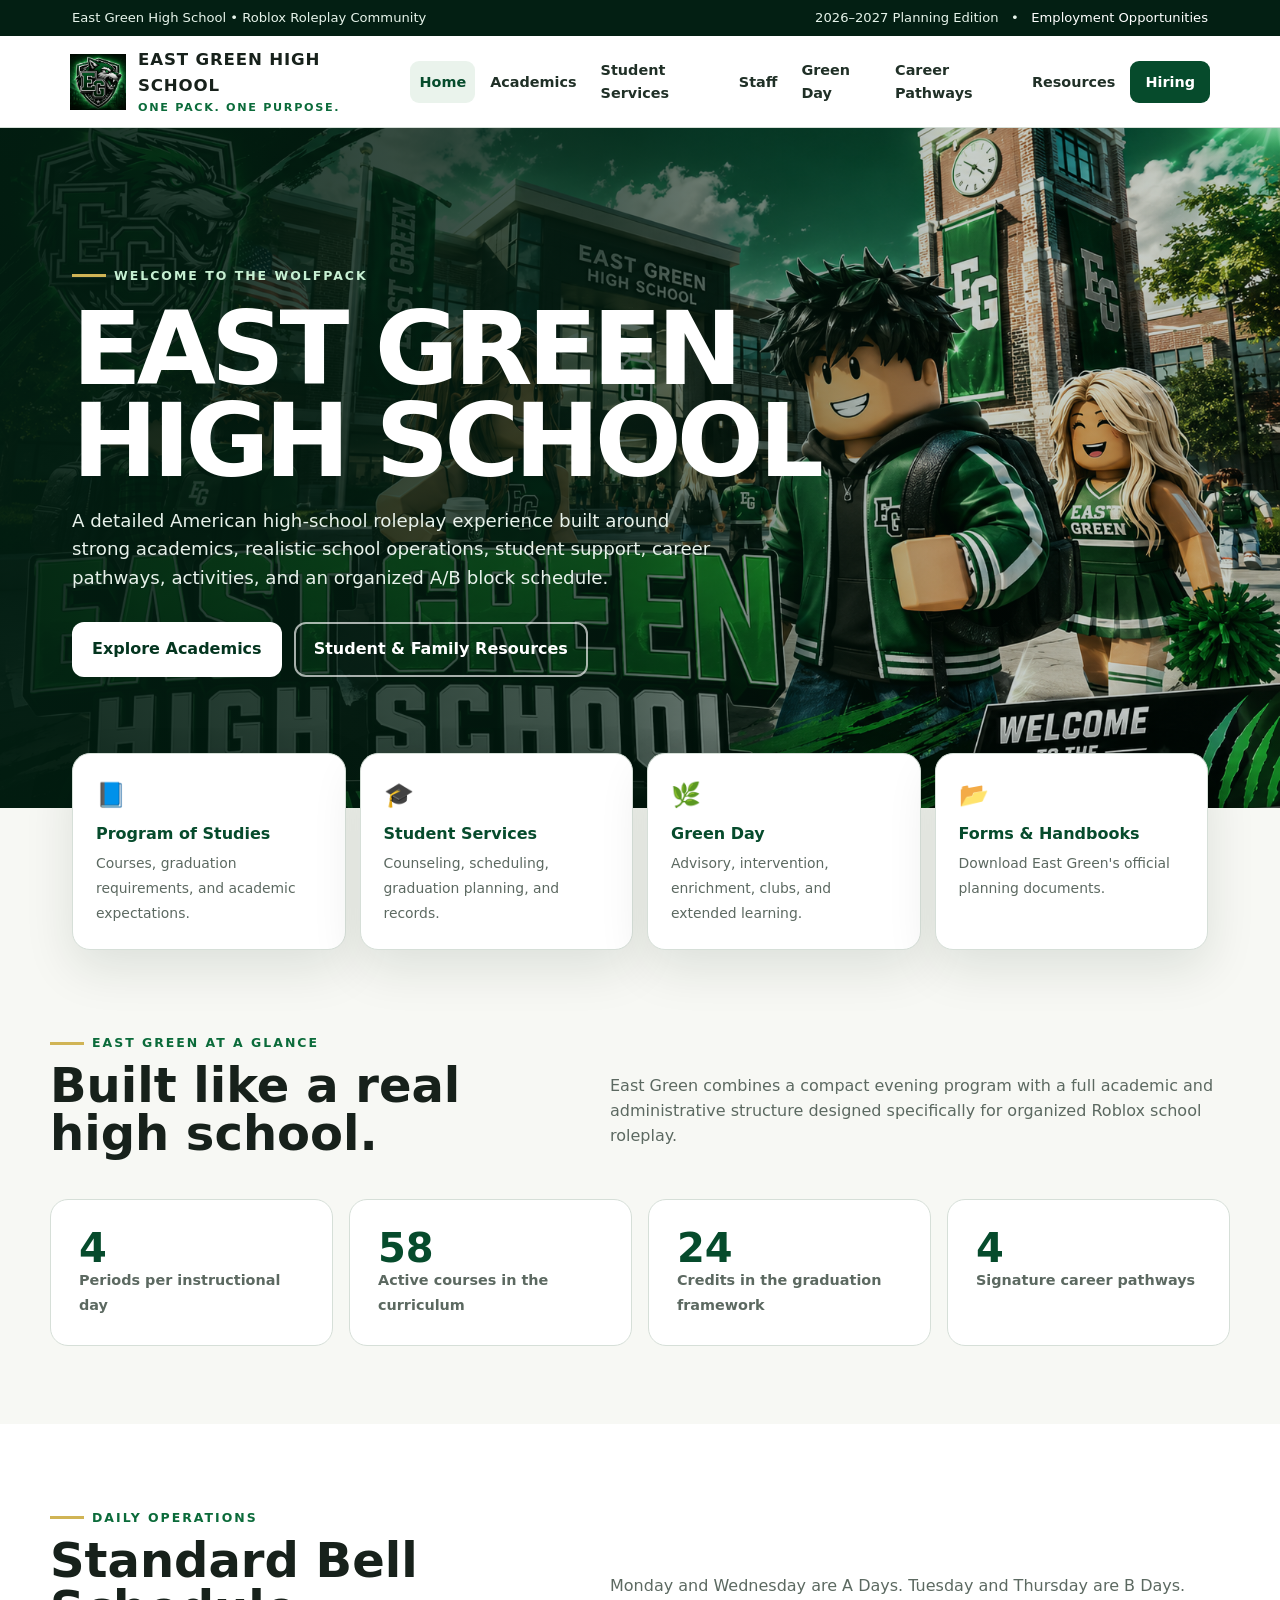
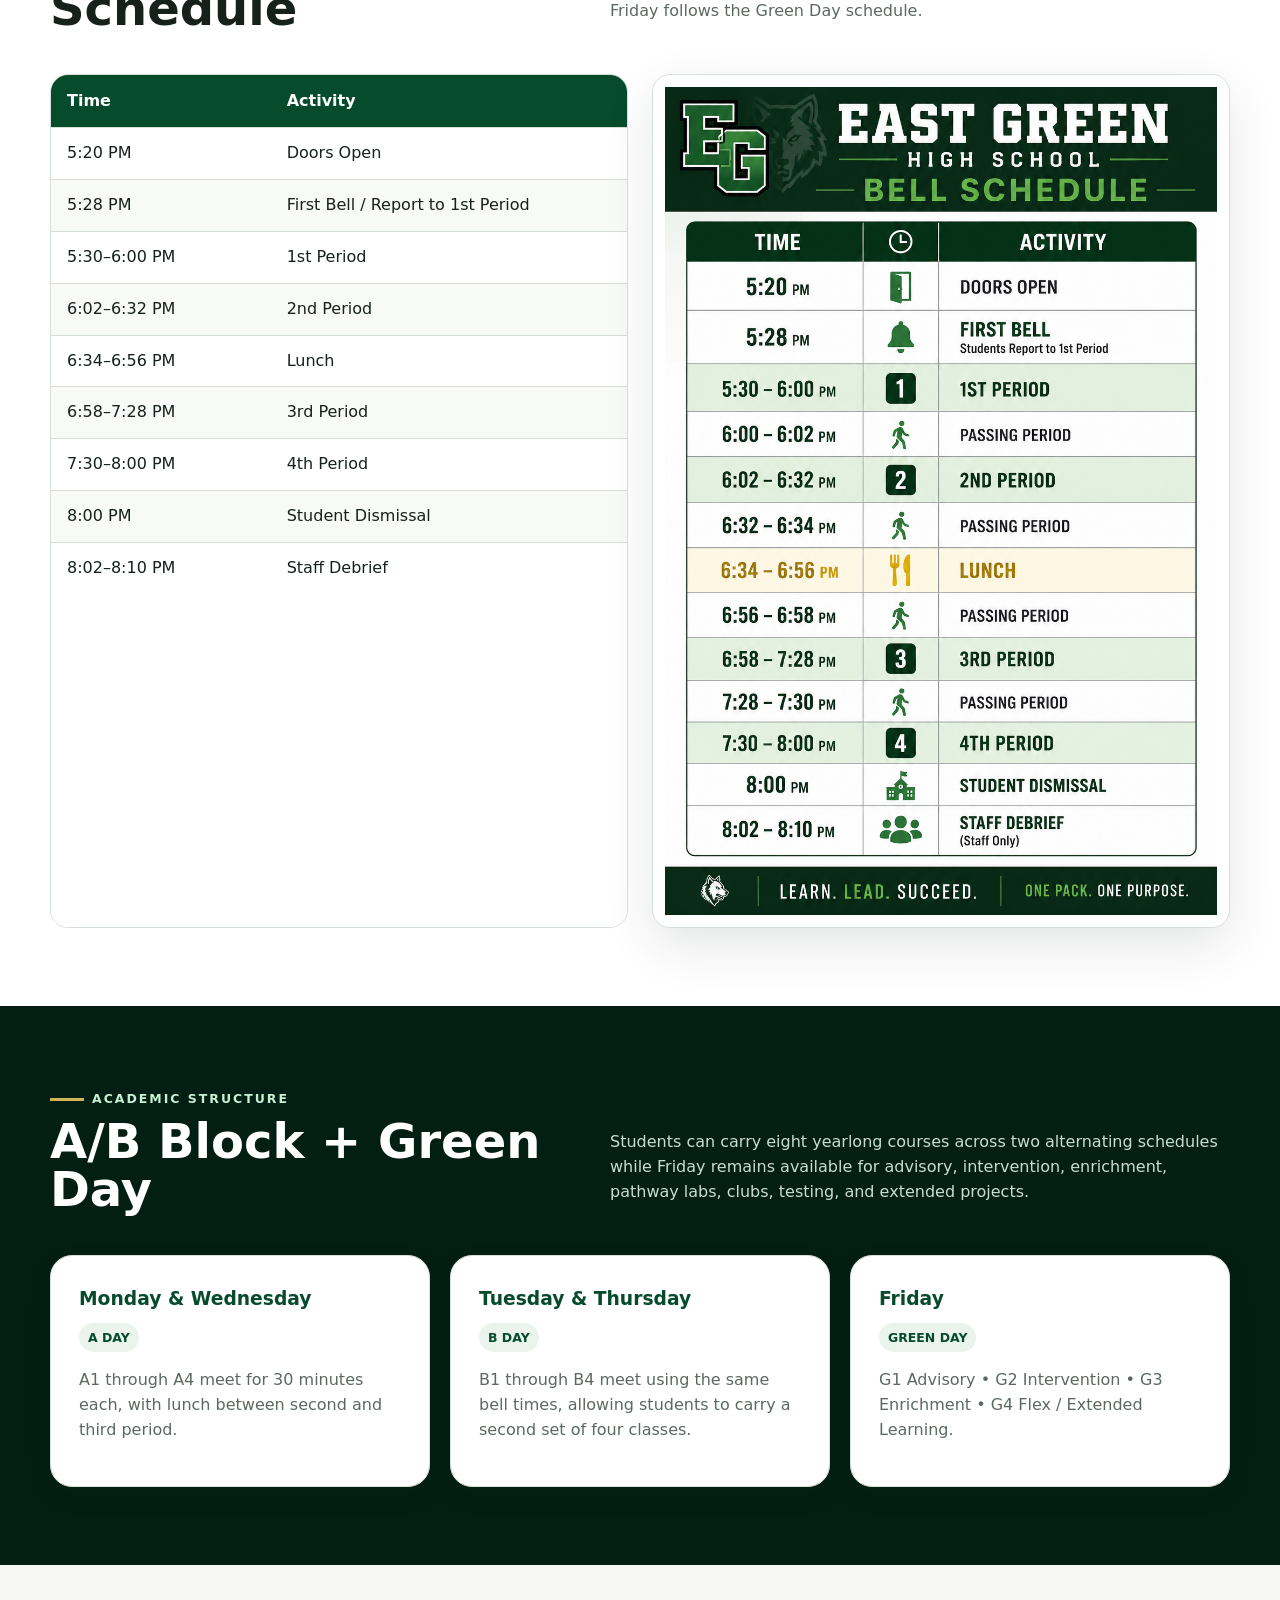
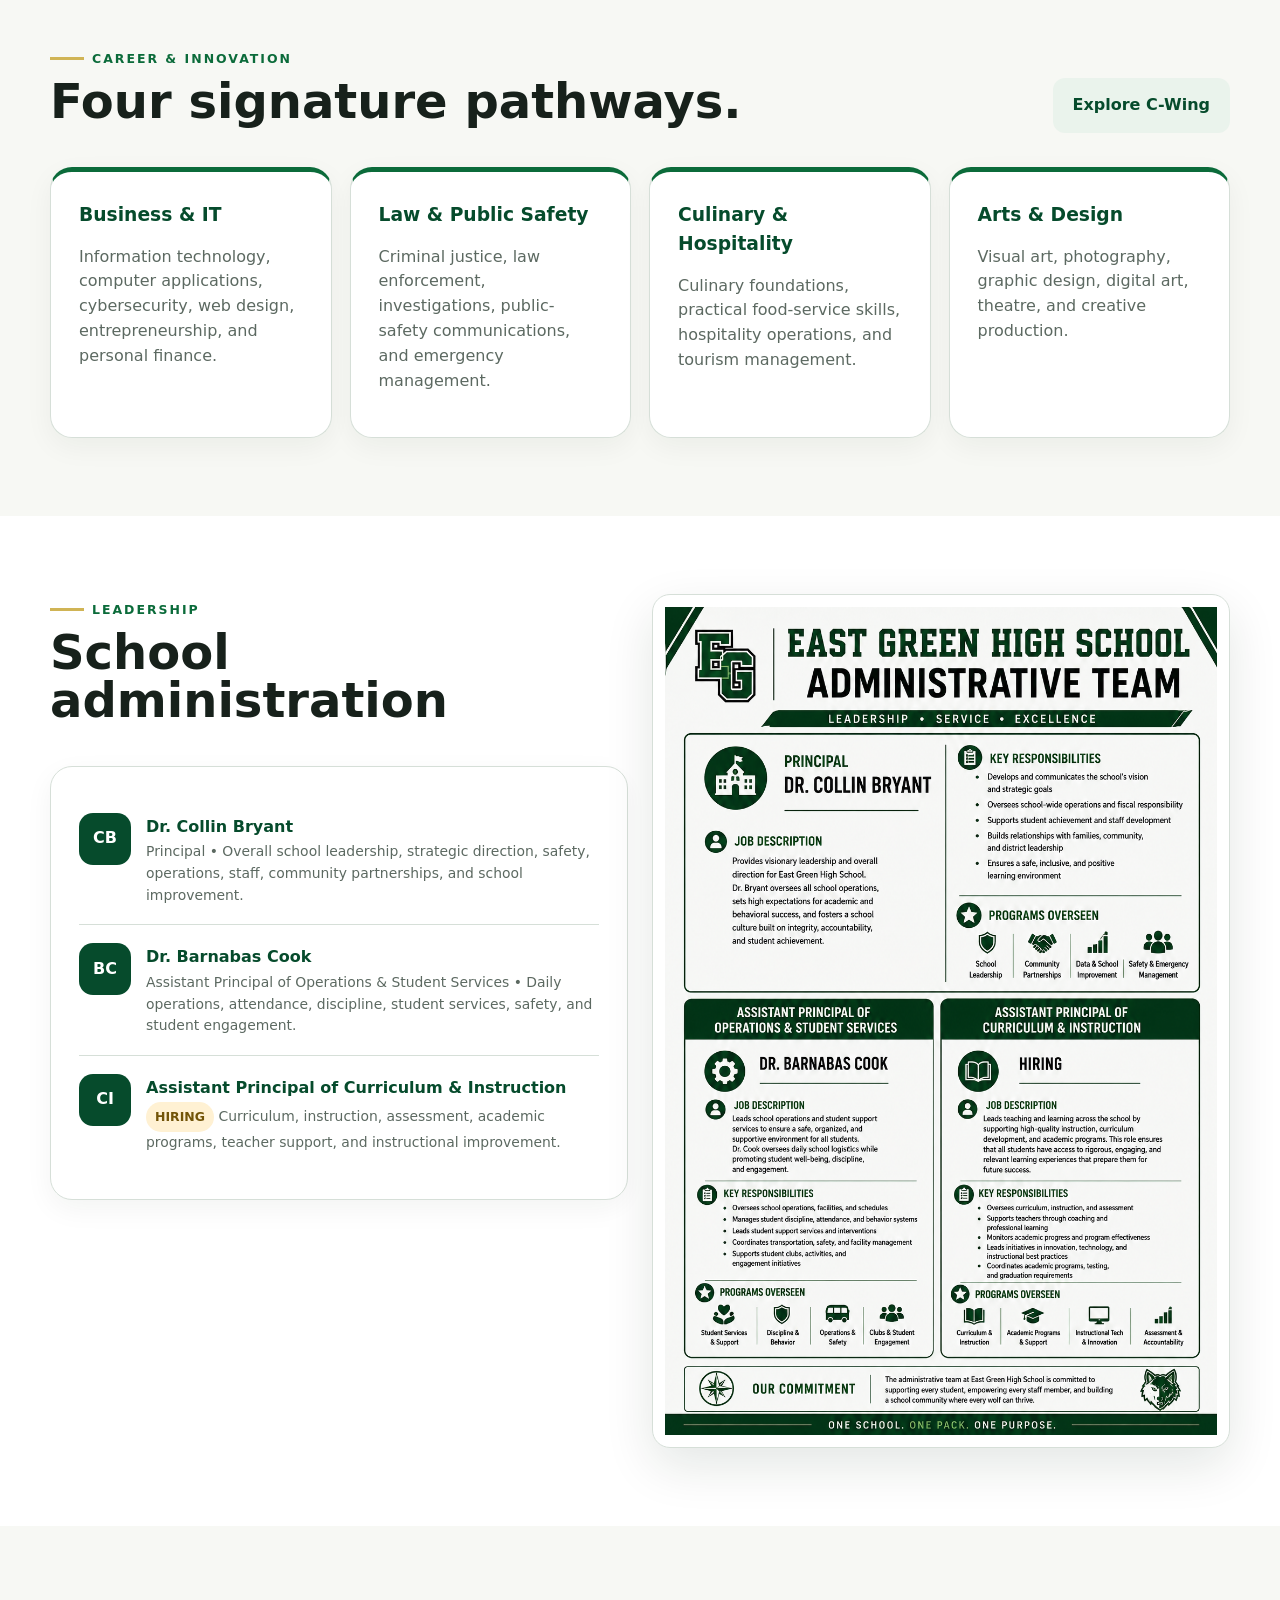
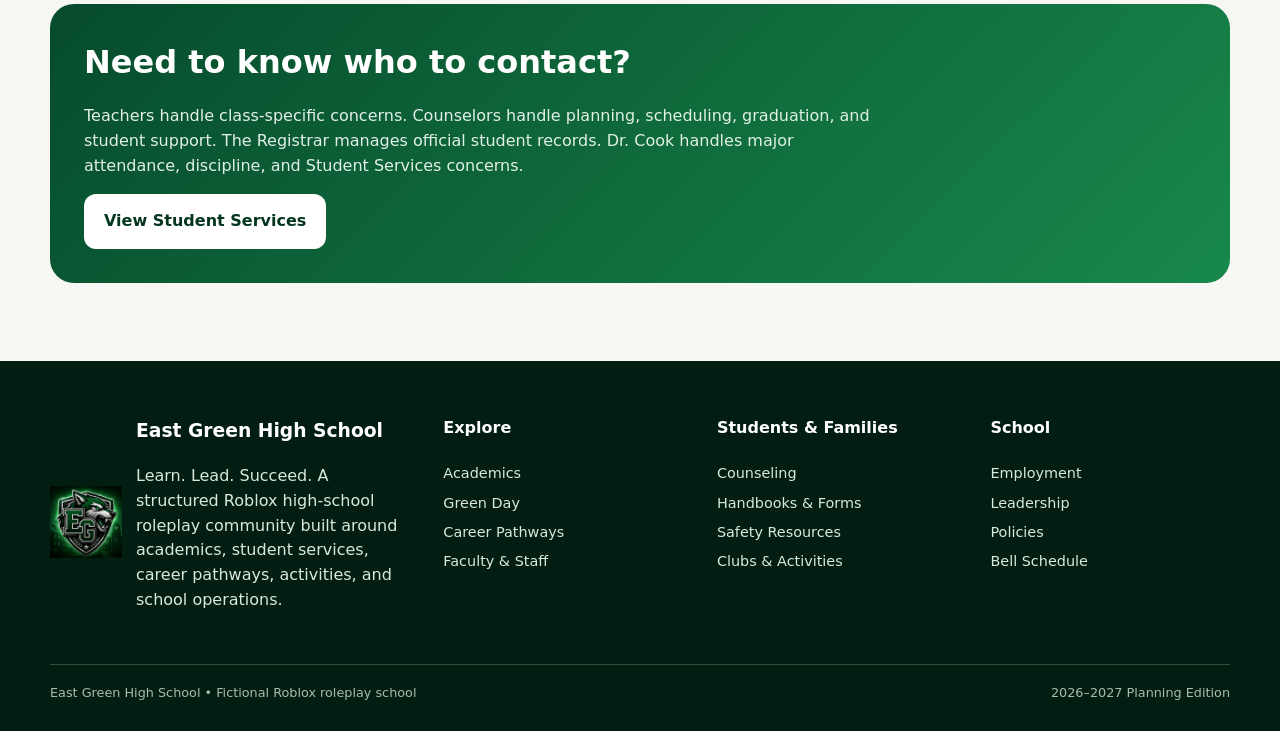
<file: index.html>
<!doctype html><html lang="en"><head><meta charset="utf-8"><meta name="viewport" content="width=device-width,initial-scale=1"><meta name="description" content="East Green High School Roblox roleplay community"><title>Home | East Green High School</title><link rel="stylesheet" href="styles.css"></head><body><a class="skip-link" href="#main">Skip to content</a>
<div class="utility"><div class="inner"><span>East Green High School • Roblox Roleplay Community</span><span>2026–2027 Planning Edition &nbsp; • &nbsp; <a href="hiring.html">Employment Opportunities</a></span></div></div>
<header class="site-header"><div class="nav-wrap">
<a class="brand" href="index.html"><img src="assets/eg-crest.png" alt="East Green wolf crest"><div><strong>EAST GREEN HIGH SCHOOL</strong><span>One Pack. One Purpose.</span></div></a>
<button class="menu-button" aria-expanded="false" aria-label="Open navigation">Menu</button><nav class="nav-links" aria-label="Main navigation"><a class="active" href="index.html">Home</a><a class="" href="academics.html">Academics</a><a class="" href="student-services.html">Student Services</a><a class="" href="staff.html">Staff</a><a class="" href="green-day.html">Green Day</a><a class="" href="career-pathways.html">Career Pathways</a><a class="" href="resources.html">Resources</a><a class="nav-cta " href="hiring.html">Hiring</a></nav>
</div></header><main id="main">
<section class="hero"><div class="hero-content"><span class="eyebrow">Welcome to the Wolfpack</span><h1>East Green<br>High School</h1><p>A detailed American high-school roleplay experience built around strong academics, realistic school operations, student support, career pathways, activities, and an organized A/B block schedule.</p><div class="hero-actions"><a class="btn btn-primary" href="academics.html">Explore Academics</a><a class="btn btn-outline" href="resources.html">Student & Family Resources</a></div></div></section>
<div class="quicklinks"><a class="quicklink" href="academics.html"><span class="icon">📘</span><strong>Program of Studies</strong><span>Courses, graduation requirements, and academic expectations.</span></a><a class="quicklink" href="student-services.html"><span class="icon">🎓</span><strong>Student Services</strong><span>Counseling, scheduling, graduation planning, and records.</span></a><a class="quicklink" href="green-day.html"><span class="icon">🌿</span><strong>Green Day</strong><span>Advisory, intervention, enrichment, clubs, and extended learning.</span></a><a class="quicklink" href="resources.html"><span class="icon">📂</span><strong>Forms & Handbooks</strong><span>Download East Green's official planning documents.</span></a></div>
<section class="section"><div class="container"><div class="section-head"><div><span class="eyebrow" style="color:var(--green-700)">East Green at a glance</span><h2>Built like a real high school.</h2></div><p>East Green combines a compact evening program with a full academic and administrative structure designed specifically for organized Roblox school roleplay.</p></div><div class="stats reveal"><div class="stat"><strong>4</strong><span>Periods per instructional day</span></div><div class="stat"><strong>58</strong><span>Active courses in the curriculum</span></div><div class="stat"><strong>24</strong><span>Credits in the graduation framework</span></div><div class="stat"><strong>4</strong><span>Signature career pathways</span></div></div></div></section>
<section class="section alt" id="schedule"><div class="container"><div class="section-head"><div><span class="eyebrow" style="color:var(--green-700)">Daily operations</span><h2>Standard Bell Schedule</h2></div><p>Monday and Wednesday are A Days. Tuesday and Thursday are B Days. Friday follows the Green Day schedule.</p></div><div class="grid-2"><div class="schedule reveal"><table><thead><tr><th>Time</th><th>Activity</th></tr></thead><tbody><tr><td>5:20 PM</td><td>Doors Open</td></tr><tr><td>5:28 PM</td><td>First Bell / Report to 1st Period</td></tr><tr><td>5:30–6:00 PM</td><td>1st Period</td></tr><tr><td>6:02–6:32 PM</td><td>2nd Period</td></tr><tr><td>6:34–6:56 PM</td><td>Lunch</td></tr><tr><td>6:58–7:28 PM</td><td>3rd Period</td></tr><tr><td>7:30–8:00 PM</td><td>4th Period</td></tr><tr><td>8:00 PM</td><td>Student Dismissal</td></tr><tr><td>8:02–8:10 PM</td><td>Staff Debrief</td></tr></tbody></table></div><div class="poster reveal"><img src="assets/bell-schedule.png" alt="East Green High School bell schedule poster"></div></div></div></section>
<section class="section dark"><div class="container"><div class="section-head"><div><span class="eyebrow">Academic structure</span><h2>A/B Block + Green Day</h2></div><p>Students can carry eight yearlong courses across two alternating schedules while Friday remains available for advisory, intervention, enrichment, pathway labs, clubs, testing, and extended projects.</p></div><div class="grid-3 reveal"><div class="card"><h3>Monday & Wednesday</h3><span class="pill">A DAY</span><p>A1 through A4 meet for 30 minutes each, with lunch between second and third period.</p></div><div class="card"><h3>Tuesday & Thursday</h3><span class="pill">B DAY</span><p>B1 through B4 meet using the same bell times, allowing students to carry a second set of four classes.</p></div><div class="card"><h3>Friday</h3><span class="pill">GREEN DAY</span><p>G1 Advisory • G2 Intervention • G3 Enrichment • G4 Flex / Extended Learning.</p></div></div></div></section>
<section class="section"><div class="container"><div class="section-head"><div><span class="eyebrow" style="color:var(--green-700)">Career & Innovation</span><h2>Four signature pathways.</h2></div><a class="btn btn-soft" href="career-pathways.html">Explore C-Wing</a></div><div class="grid-4 reveal"><div class="card accent"><h3>Business & IT</h3><p>Information technology, computer applications, cybersecurity, web design, entrepreneurship, and personal finance.</p></div><div class="card accent"><h3>Law & Public Safety</h3><p>Criminal justice, law enforcement, investigations, public-safety communications, and emergency management.</p></div><div class="card accent"><h3>Culinary & Hospitality</h3><p>Culinary foundations, practical food-service skills, hospitality operations, and tourism management.</p></div><div class="card accent"><h3>Arts & Design</h3><p>Visual art, photography, graphic design, digital art, theatre, and creative production.</p></div></div></div></section>
<section class="section alt"><div class="container"><div class="grid-2"><div><div class="section-head"><div><span class="eyebrow" style="color:var(--green-700)">Leadership</span><h2>School administration</h2></div></div><div class="card reveal"><div class="person"><div class="avatar">CB</div><div><h3>Dr. Collin Bryant</h3><p>Principal • Overall school leadership, strategic direction, safety, operations, staff, community partnerships, and school improvement.</p></div></div><div class="person"><div class="avatar">BC</div><div><h3>Dr. Barnabas Cook</h3><p>Assistant Principal of Operations & Student Services • Daily operations, attendance, discipline, student services, safety, and student engagement.</p></div></div><div class="person"><div class="avatar">CI</div><div><h3>Assistant Principal of Curriculum & Instruction</h3><p><span class="pill hiring">HIRING</span> Curriculum, instruction, assessment, academic programs, teacher support, and instructional improvement.</p></div></div></div></div><div class="poster reveal"><img src="assets/admin-team.png" alt="East Green administrative team overview"></div></div></div></section>
<section class="section"><div class="container"><div class="callout reveal"><h2>Need to know who to contact?</h2><p>Teachers handle class-specific concerns. Counselors handle planning, scheduling, graduation, and student support. The Registrar manages official student records. Dr. Cook handles major attendance, discipline, and Student Services concerns.</p><a class="btn btn-primary" href="student-services.html">View Student Services</a></div></div></section>
</main><footer class="footer"><div class="footer-grid">
<div><div class="footer-brand"><img src="assets/eg-crest.png" alt=""><div><h3>East Green High School</h3><p>Learn. Lead. Succeed. A structured Roblox high-school roleplay community built around academics, student services, career pathways, activities, and school operations.</p></div></div></div>
<div><h4>Explore</h4><a href="academics.html">Academics</a><a href="green-day.html">Green Day</a><a href="career-pathways.html">Career Pathways</a><a href="staff.html">Faculty & Staff</a></div>
<div><h4>Students & Families</h4><a href="student-services.html">Counseling</a><a href="resources.html">Handbooks & Forms</a><a href="resources.html#safety">Safety Resources</a><a href="resources.html#clubs">Clubs & Activities</a></div>
<div><h4>School</h4><a href="hiring.html">Employment</a><a href="staff.html">Leadership</a><a href="resources.html">Policies</a><a href="index.html#schedule">Bell Schedule</a></div>
</div><div class="footer-bottom"><span>East Green High School • Fictional Roblox roleplay school</span><span>2026–2027 Planning Edition</span></div></footer><script src="script.js"></script></body></html>
</file>
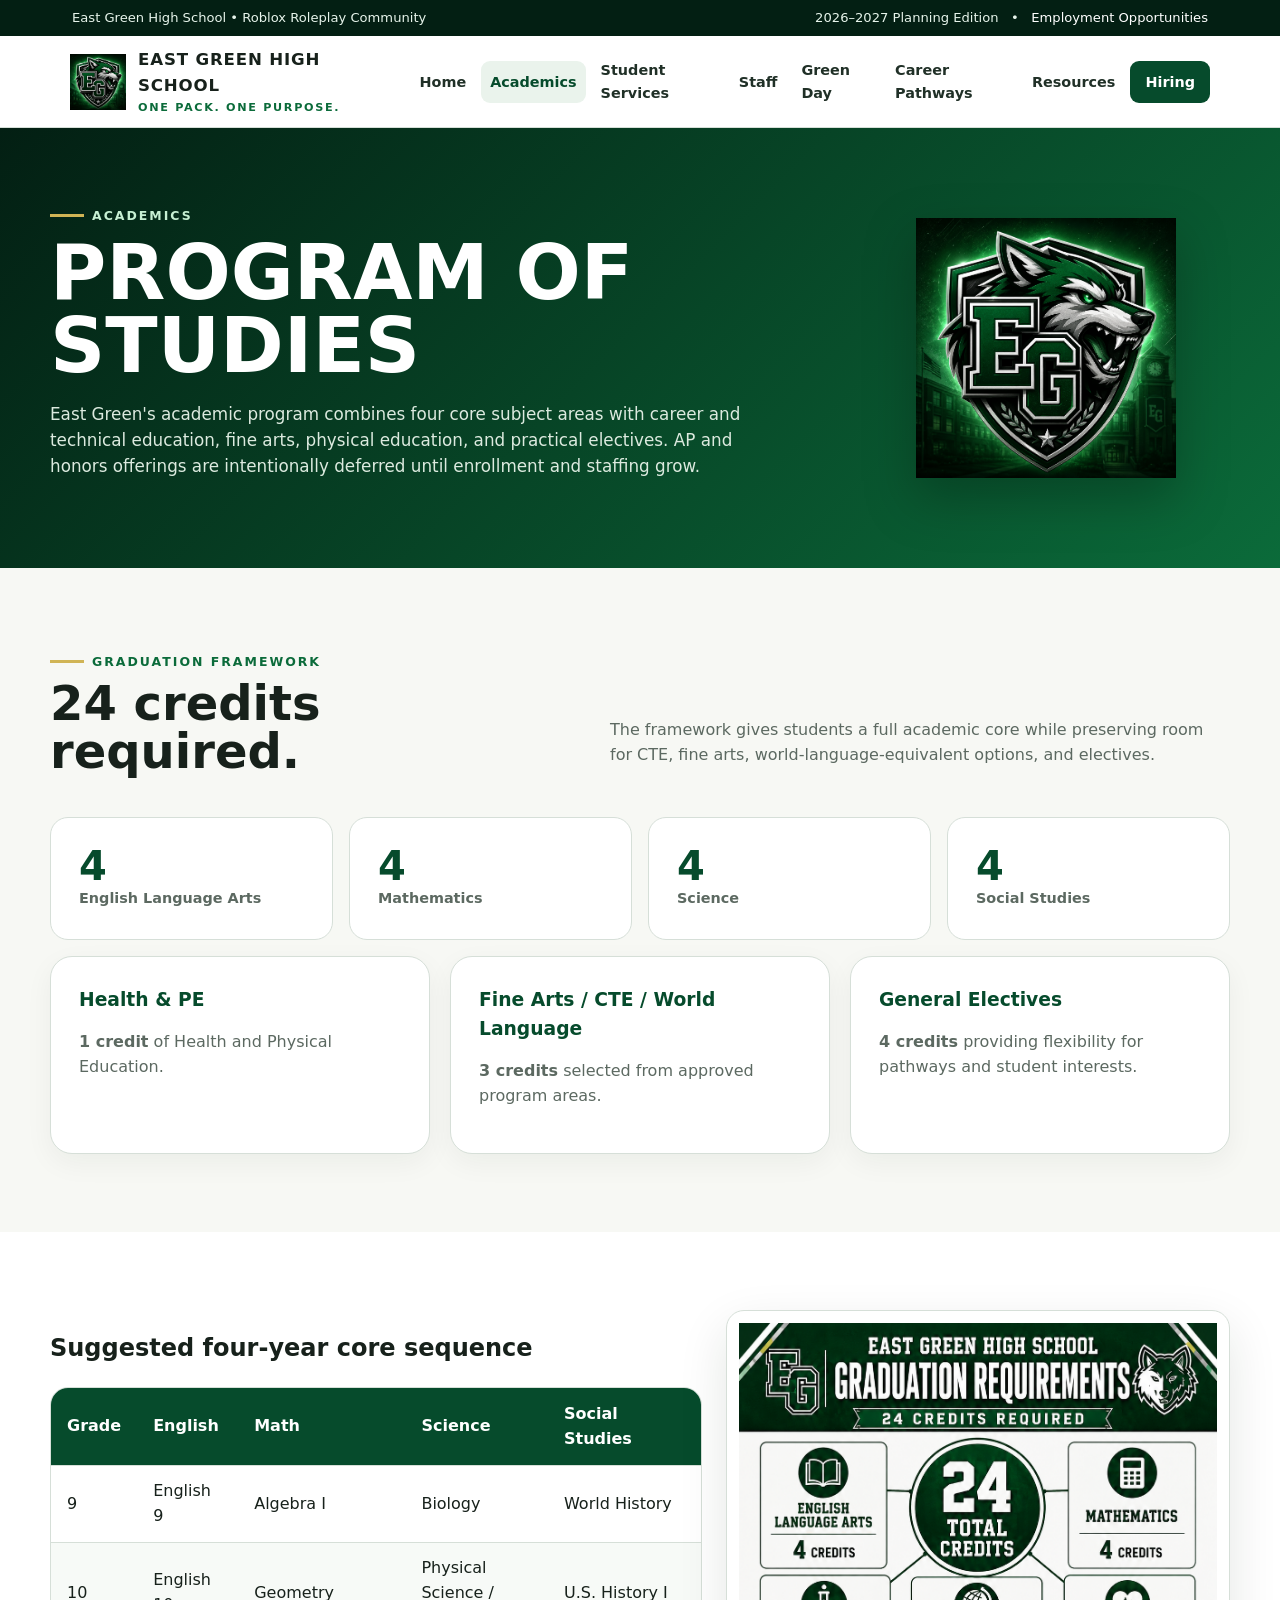
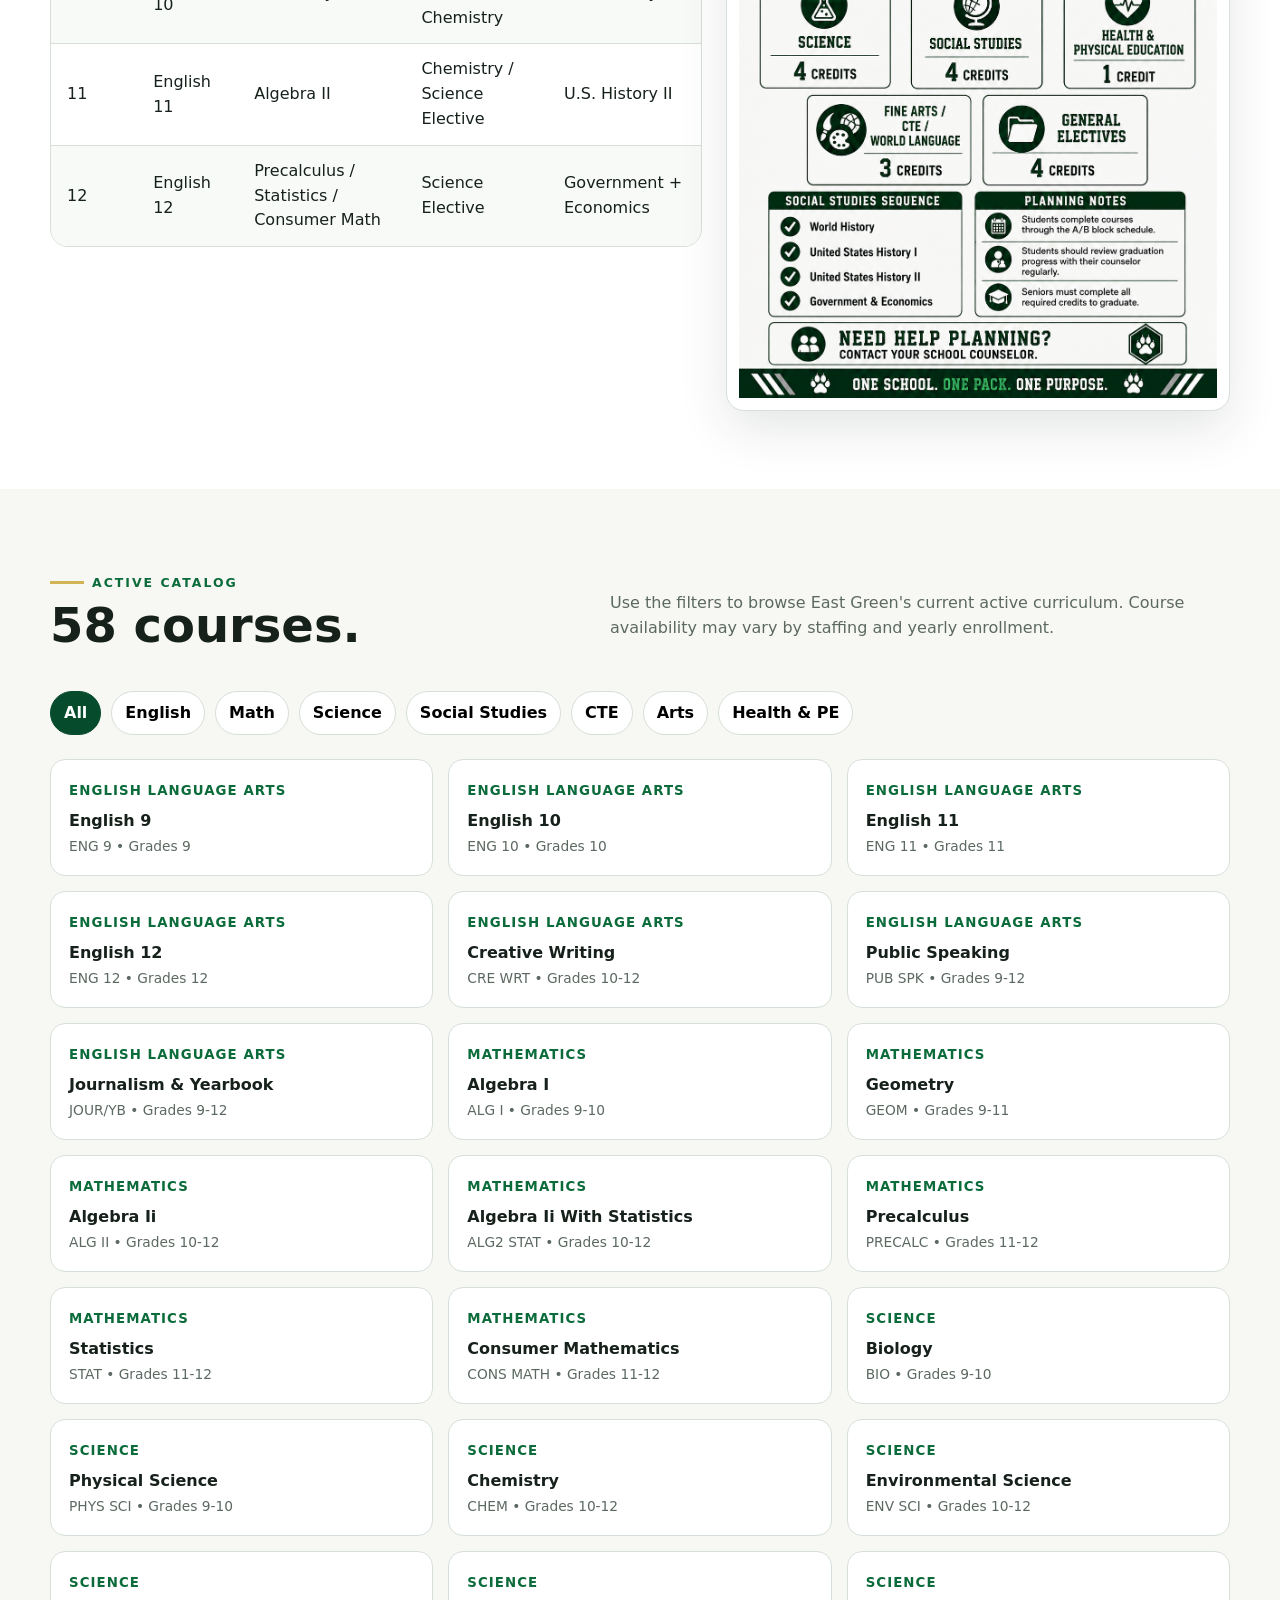
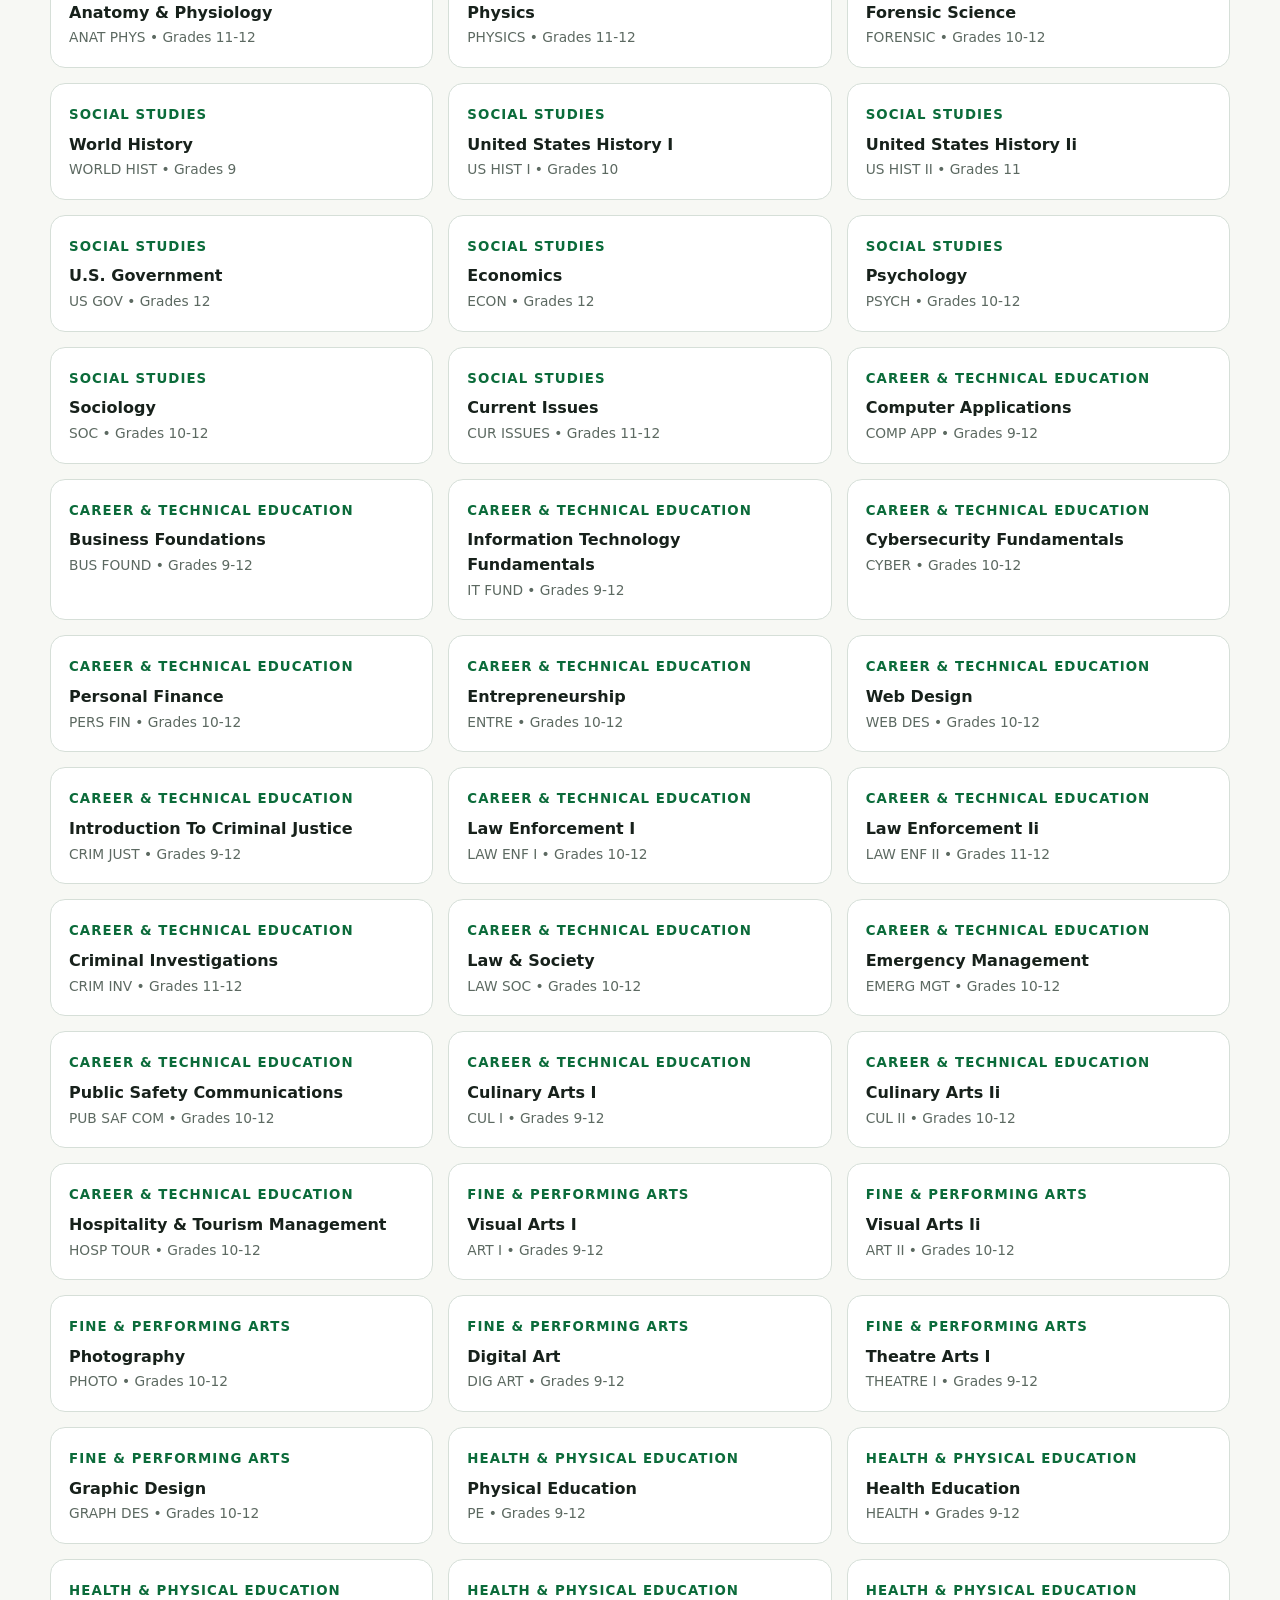
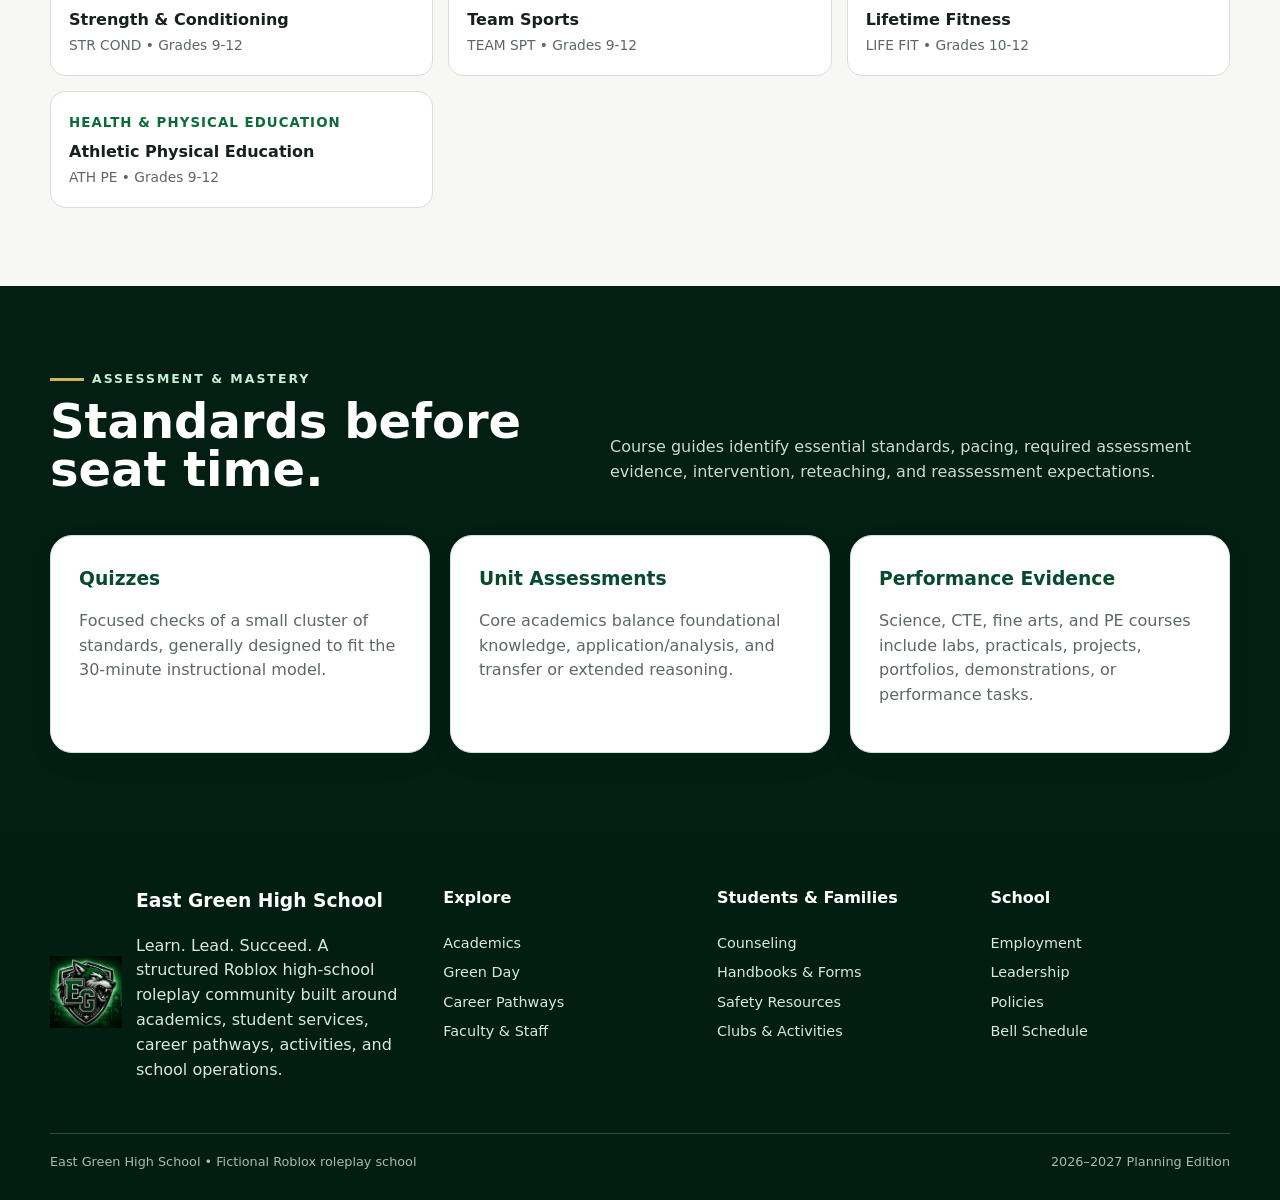
<file: academics.html>
<!doctype html><html lang="en"><head><meta charset="utf-8"><meta name="viewport" content="width=device-width,initial-scale=1"><meta name="description" content="East Green High School academics, course catalog, graduation requirements, and curriculum."><title>Academics | East Green High School</title><link rel="stylesheet" href="styles.css"></head><body><a class="skip-link" href="#main">Skip to content</a>
<div class="utility"><div class="inner"><span>East Green High School • Roblox Roleplay Community</span><span>2026–2027 Planning Edition &nbsp; • &nbsp; <a href="hiring.html">Employment Opportunities</a></span></div></div>
<header class="site-header"><div class="nav-wrap">
<a class="brand" href="index.html"><img src="assets/eg-crest.png" alt="East Green wolf crest"><div><strong>EAST GREEN HIGH SCHOOL</strong><span>One Pack. One Purpose.</span></div></a>
<button class="menu-button" aria-expanded="false" aria-label="Open navigation">Menu</button><nav class="nav-links" aria-label="Main navigation"><a class="" href="index.html">Home</a><a class="active" href="academics.html">Academics</a><a class="" href="student-services.html">Student Services</a><a class="" href="staff.html">Staff</a><a class="" href="green-day.html">Green Day</a><a class="" href="career-pathways.html">Career Pathways</a><a class="" href="resources.html">Resources</a><a class="nav-cta " href="hiring.html">Hiring</a></nav>
</div></header><main id="main"><section class="page-hero"><div class="container"><div><span class="eyebrow">Academics</span><h1>Program of Studies</h1><p>East Green's academic program combines four core subject areas with career and technical education, fine arts, physical education, and practical electives. AP and honors offerings are intentionally deferred until enrollment and staffing grow.</p></div><img src="assets/eg-crest.png" alt="East Green wolf crest"></div></section>
<section class="section"><div class="container"><div class="section-head"><div><span class="eyebrow" style="color:var(--green-700)">Graduation framework</span><h2>24 credits required.</h2></div><p>The framework gives students a full academic core while preserving room for CTE, fine arts, world-language-equivalent options, and electives.</p></div><div class="stats reveal"><div class="stat"><strong>4</strong><span>English Language Arts</span></div><div class="stat"><strong>4</strong><span>Mathematics</span></div><div class="stat"><strong>4</strong><span>Science</span></div><div class="stat"><strong>4</strong><span>Social Studies</span></div></div><div class="grid-3" style="margin-top:16px"><div class="card"><h3>Health & PE</h3><p><strong>1 credit</strong> of Health and Physical Education.</p></div><div class="card"><h3>Fine Arts / CTE / World Language</h3><p><strong>3 credits</strong> selected from approved program areas.</p></div><div class="card"><h3>General Electives</h3><p><strong>4 credits</strong> providing flexibility for pathways and student interests.</p></div></div></div></section>
<section class="section alt"><div class="container"><div class="grid-2"><div><h2>Suggested four-year core sequence</h2><div class="schedule"><table><thead><tr><th>Grade</th><th>English</th><th>Math</th><th>Science</th><th>Social Studies</th></tr></thead><tbody><tr><td>9</td><td>English 9</td><td>Algebra I</td><td>Biology</td><td>World History</td></tr><tr><td>10</td><td>English 10</td><td>Geometry</td><td>Physical Science / Chemistry</td><td>U.S. History I</td></tr><tr><td>11</td><td>English 11</td><td>Algebra II</td><td>Chemistry / Science Elective</td><td>U.S. History II</td></tr><tr><td>12</td><td>English 12</td><td>Precalculus / Statistics / Consumer Math</td><td>Science Elective</td><td>Government + Economics</td></tr></tbody></table></div></div><div class="poster"><img src="assets/graduation-requirements.png" alt="East Green graduation requirements infographic"></div></div></div></section>
<section class="section"><div class="container"><div class="section-head"><div><span class="eyebrow" style="color:var(--green-700)">Active catalog</span><h2>58 courses.</h2></div><p>Use the filters to browse East Green's current active curriculum. Course availability may vary by staffing and yearly enrollment.</p></div><div class="course-filter"><button class="filter-btn active" data-filter="all">All</button><button class="filter-btn" data-filter="ela">English</button><button class="filter-btn" data-filter="math">Math</button><button class="filter-btn" data-filter="science">Science</button><button class="filter-btn" data-filter="social">Social Studies</button><button class="filter-btn" data-filter="cte">CTE</button><button class="filter-btn" data-filter="arts">Arts</button><button class="filter-btn" data-filter="pe">Health & PE</button></div><div class="course-grid"><article class="course" data-subject="ela"><small>English Language Arts</small><h3>English 9</h3><p>ENG 9 • Grades 9</p></article><article class="course" data-subject="ela"><small>English Language Arts</small><h3>English 10</h3><p>ENG 10 • Grades 10</p></article><article class="course" data-subject="ela"><small>English Language Arts</small><h3>English 11</h3><p>ENG 11 • Grades 11</p></article><article class="course" data-subject="ela"><small>English Language Arts</small><h3>English 12</h3><p>ENG 12 • Grades 12</p></article><article class="course" data-subject="ela"><small>English Language Arts</small><h3>Creative Writing</h3><p>CRE WRT • Grades 10-12</p></article><article class="course" data-subject="ela"><small>English Language Arts</small><h3>Public Speaking</h3><p>PUB SPK • Grades 9-12</p></article><article class="course" data-subject="ela"><small>English Language Arts</small><h3>Journalism &amp; Yearbook</h3><p>JOUR/YB • Grades 9-12</p></article><article class="course" data-subject="math"><small>Mathematics</small><h3>Algebra I</h3><p>ALG I • Grades 9-10</p></article><article class="course" data-subject="math"><small>Mathematics</small><h3>Geometry</h3><p>GEOM • Grades 9-11</p></article><article class="course" data-subject="math"><small>Mathematics</small><h3>Algebra Ii</h3><p>ALG II • Grades 10-12</p></article><article class="course" data-subject="math"><small>Mathematics</small><h3>Algebra Ii With Statistics</h3><p>ALG2 STAT • Grades 10-12</p></article><article class="course" data-subject="math"><small>Mathematics</small><h3>Precalculus</h3><p>PRECALC • Grades 11-12</p></article><article class="course" data-subject="math"><small>Mathematics</small><h3>Statistics</h3><p>STAT • Grades 11-12</p></article><article class="course" data-subject="math"><small>Mathematics</small><h3>Consumer Mathematics</h3><p>CONS MATH • Grades 11-12</p></article><article class="course" data-subject="science"><small>Science</small><h3>Biology</h3><p>BIO • Grades 9-10</p></article><article class="course" data-subject="science"><small>Science</small><h3>Physical Science</h3><p>PHYS SCI • Grades 9-10</p></article><article class="course" data-subject="science"><small>Science</small><h3>Chemistry</h3><p>CHEM • Grades 10-12</p></article><article class="course" data-subject="science"><small>Science</small><h3>Environmental Science</h3><p>ENV SCI • Grades 10-12</p></article><article class="course" data-subject="science"><small>Science</small><h3>Anatomy &amp; Physiology</h3><p>ANAT PHYS • Grades 11-12</p></article><article class="course" data-subject="science"><small>Science</small><h3>Physics</h3><p>PHYSICS • Grades 11-12</p></article><article class="course" data-subject="science"><small>Science</small><h3>Forensic Science</h3><p>FORENSIC • Grades 10-12</p></article><article class="course" data-subject="social"><small>Social Studies</small><h3>World History</h3><p>WORLD HIST • Grades 9</p></article><article class="course" data-subject="social"><small>Social Studies</small><h3>United States History I</h3><p>US HIST I • Grades 10</p></article><article class="course" data-subject="social"><small>Social Studies</small><h3>United States History Ii</h3><p>US HIST II • Grades 11</p></article><article class="course" data-subject="social"><small>Social Studies</small><h3>U.S. Government</h3><p>US GOV • Grades 12</p></article><article class="course" data-subject="social"><small>Social Studies</small><h3>Economics</h3><p>ECON • Grades 12</p></article><article class="course" data-subject="social"><small>Social Studies</small><h3>Psychology</h3><p>PSYCH • Grades 10-12</p></article><article class="course" data-subject="social"><small>Social Studies</small><h3>Sociology</h3><p>SOC • Grades 10-12</p></article><article class="course" data-subject="social"><small>Social Studies</small><h3>Current Issues</h3><p>CUR ISSUES • Grades 11-12</p></article><article class="course" data-subject="cte"><small>Career &amp; Technical Education</small><h3>Computer Applications</h3><p>COMP APP • Grades 9-12</p></article><article class="course" data-subject="cte"><small>Career &amp; Technical Education</small><h3>Business Foundations</h3><p>BUS FOUND • Grades 9-12</p></article><article class="course" data-subject="cte"><small>Career &amp; Technical Education</small><h3>Information Technology Fundamentals</h3><p>IT FUND • Grades 9-12</p></article><article class="course" data-subject="cte"><small>Career &amp; Technical Education</small><h3>Cybersecurity Fundamentals</h3><p>CYBER • Grades 10-12</p></article><article class="course" data-subject="cte"><small>Career &amp; Technical Education</small><h3>Personal Finance</h3><p>PERS FIN • Grades 10-12</p></article><article class="course" data-subject="cte"><small>Career &amp; Technical Education</small><h3>Entrepreneurship</h3><p>ENTRE • Grades 10-12</p></article><article class="course" data-subject="cte"><small>Career &amp; Technical Education</small><h3>Web Design</h3><p>WEB DES • Grades 10-12</p></article><article class="course" data-subject="cte"><small>Career &amp; Technical Education</small><h3>Introduction To Criminal Justice</h3><p>CRIM JUST • Grades 9-12</p></article><article class="course" data-subject="cte"><small>Career &amp; Technical Education</small><h3>Law Enforcement I</h3><p>LAW ENF I • Grades 10-12</p></article><article class="course" data-subject="cte"><small>Career &amp; Technical Education</small><h3>Law Enforcement Ii</h3><p>LAW ENF II • Grades 11-12</p></article><article class="course" data-subject="cte"><small>Career &amp; Technical Education</small><h3>Criminal Investigations</h3><p>CRIM INV • Grades 11-12</p></article><article class="course" data-subject="cte"><small>Career &amp; Technical Education</small><h3>Law &amp; Society</h3><p>LAW SOC • Grades 10-12</p></article><article class="course" data-subject="cte"><small>Career &amp; Technical Education</small><h3>Emergency Management</h3><p>EMERG MGT • Grades 10-12</p></article><article class="course" data-subject="cte"><small>Career &amp; Technical Education</small><h3>Public Safety Communications</h3><p>PUB SAF COM • Grades 10-12</p></article><article class="course" data-subject="cte"><small>Career &amp; Technical Education</small><h3>Culinary Arts I</h3><p>CUL I • Grades 9-12</p></article><article class="course" data-subject="cte"><small>Career &amp; Technical Education</small><h3>Culinary Arts Ii</h3><p>CUL II • Grades 10-12</p></article><article class="course" data-subject="cte"><small>Career &amp; Technical Education</small><h3>Hospitality &amp; Tourism Management</h3><p>HOSP TOUR • Grades 10-12</p></article><article class="course" data-subject="arts"><small>Fine &amp; Performing Arts</small><h3>Visual Arts I</h3><p>ART I • Grades 9-12</p></article><article class="course" data-subject="arts"><small>Fine &amp; Performing Arts</small><h3>Visual Arts Ii</h3><p>ART II • Grades 10-12</p></article><article class="course" data-subject="arts"><small>Fine &amp; Performing Arts</small><h3>Photography</h3><p>PHOTO • Grades 10-12</p></article><article class="course" data-subject="arts"><small>Fine &amp; Performing Arts</small><h3>Digital Art</h3><p>DIG ART • Grades 9-12</p></article><article class="course" data-subject="arts"><small>Fine &amp; Performing Arts</small><h3>Theatre Arts I</h3><p>THEATRE I • Grades 9-12</p></article><article class="course" data-subject="arts"><small>Fine &amp; Performing Arts</small><h3>Graphic Design</h3><p>GRAPH DES • Grades 10-12</p></article><article class="course" data-subject="pe"><small>Health &amp; Physical Education</small><h3>Physical Education</h3><p>PE • Grades 9-12</p></article><article class="course" data-subject="pe"><small>Health &amp; Physical Education</small><h3>Health Education</h3><p>HEALTH • Grades 9-12</p></article><article class="course" data-subject="pe"><small>Health &amp; Physical Education</small><h3>Strength &amp; Conditioning</h3><p>STR COND • Grades 9-12</p></article><article class="course" data-subject="pe"><small>Health &amp; Physical Education</small><h3>Team Sports</h3><p>TEAM SPT • Grades 9-12</p></article><article class="course" data-subject="pe"><small>Health &amp; Physical Education</small><h3>Lifetime Fitness</h3><p>LIFE FIT • Grades 10-12</p></article><article class="course" data-subject="pe"><small>Health &amp; Physical Education</small><h3>Athletic Physical Education</h3><p>ATH PE • Grades 9-12</p></article></div></div></section>
<section class="section dark"><div class="container"><div class="section-head"><div><span class="eyebrow">Assessment & mastery</span><h2>Standards before seat time.</h2></div><p>Course guides identify essential standards, pacing, required assessment evidence, intervention, reteaching, and reassessment expectations.</p></div><div class="grid-3"><div class="card"><h3>Quizzes</h3><p>Focused checks of a small cluster of standards, generally designed to fit the 30-minute instructional model.</p></div><div class="card"><h3>Unit Assessments</h3><p>Core academics balance foundational knowledge, application/analysis, and transfer or extended reasoning.</p></div><div class="card"><h3>Performance Evidence</h3><p>Science, CTE, fine arts, and PE courses include labs, practicals, projects, portfolios, demonstrations, or performance tasks.</p></div></div></div></section></main><footer class="footer"><div class="footer-grid">
<div><div class="footer-brand"><img src="assets/eg-crest.png" alt=""><div><h3>East Green High School</h3><p>Learn. Lead. Succeed. A structured Roblox high-school roleplay community built around academics, student services, career pathways, activities, and school operations.</p></div></div></div>
<div><h4>Explore</h4><a href="academics.html">Academics</a><a href="green-day.html">Green Day</a><a href="career-pathways.html">Career Pathways</a><a href="staff.html">Faculty & Staff</a></div>
<div><h4>Students & Families</h4><a href="student-services.html">Counseling</a><a href="resources.html">Handbooks & Forms</a><a href="resources.html#safety">Safety Resources</a><a href="resources.html#clubs">Clubs & Activities</a></div>
<div><h4>School</h4><a href="hiring.html">Employment</a><a href="staff.html">Leadership</a><a href="resources.html">Policies</a><a href="index.html#schedule">Bell Schedule</a></div>
</div><div class="footer-bottom"><span>East Green High School • Fictional Roblox roleplay school</span><span>2026–2027 Planning Edition</span></div></footer><script src="script.js"></script></body></html>
</file>
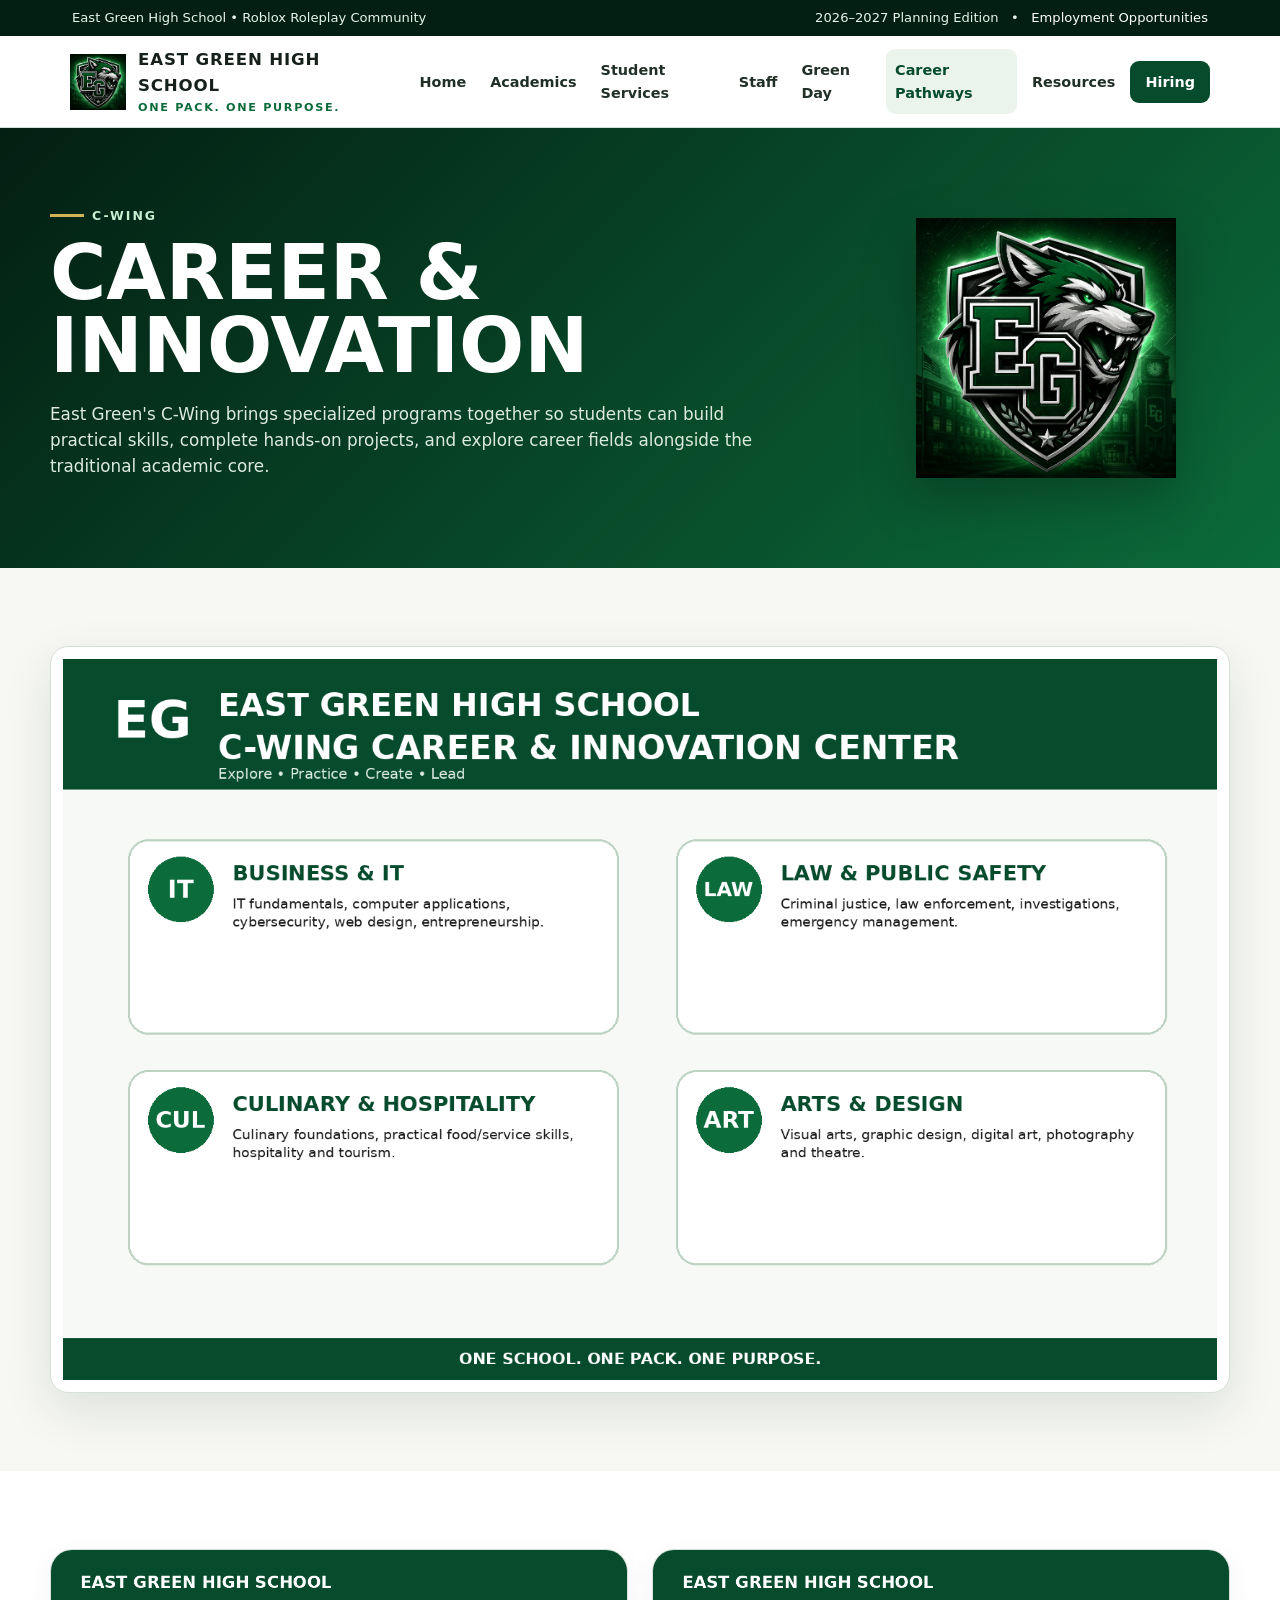
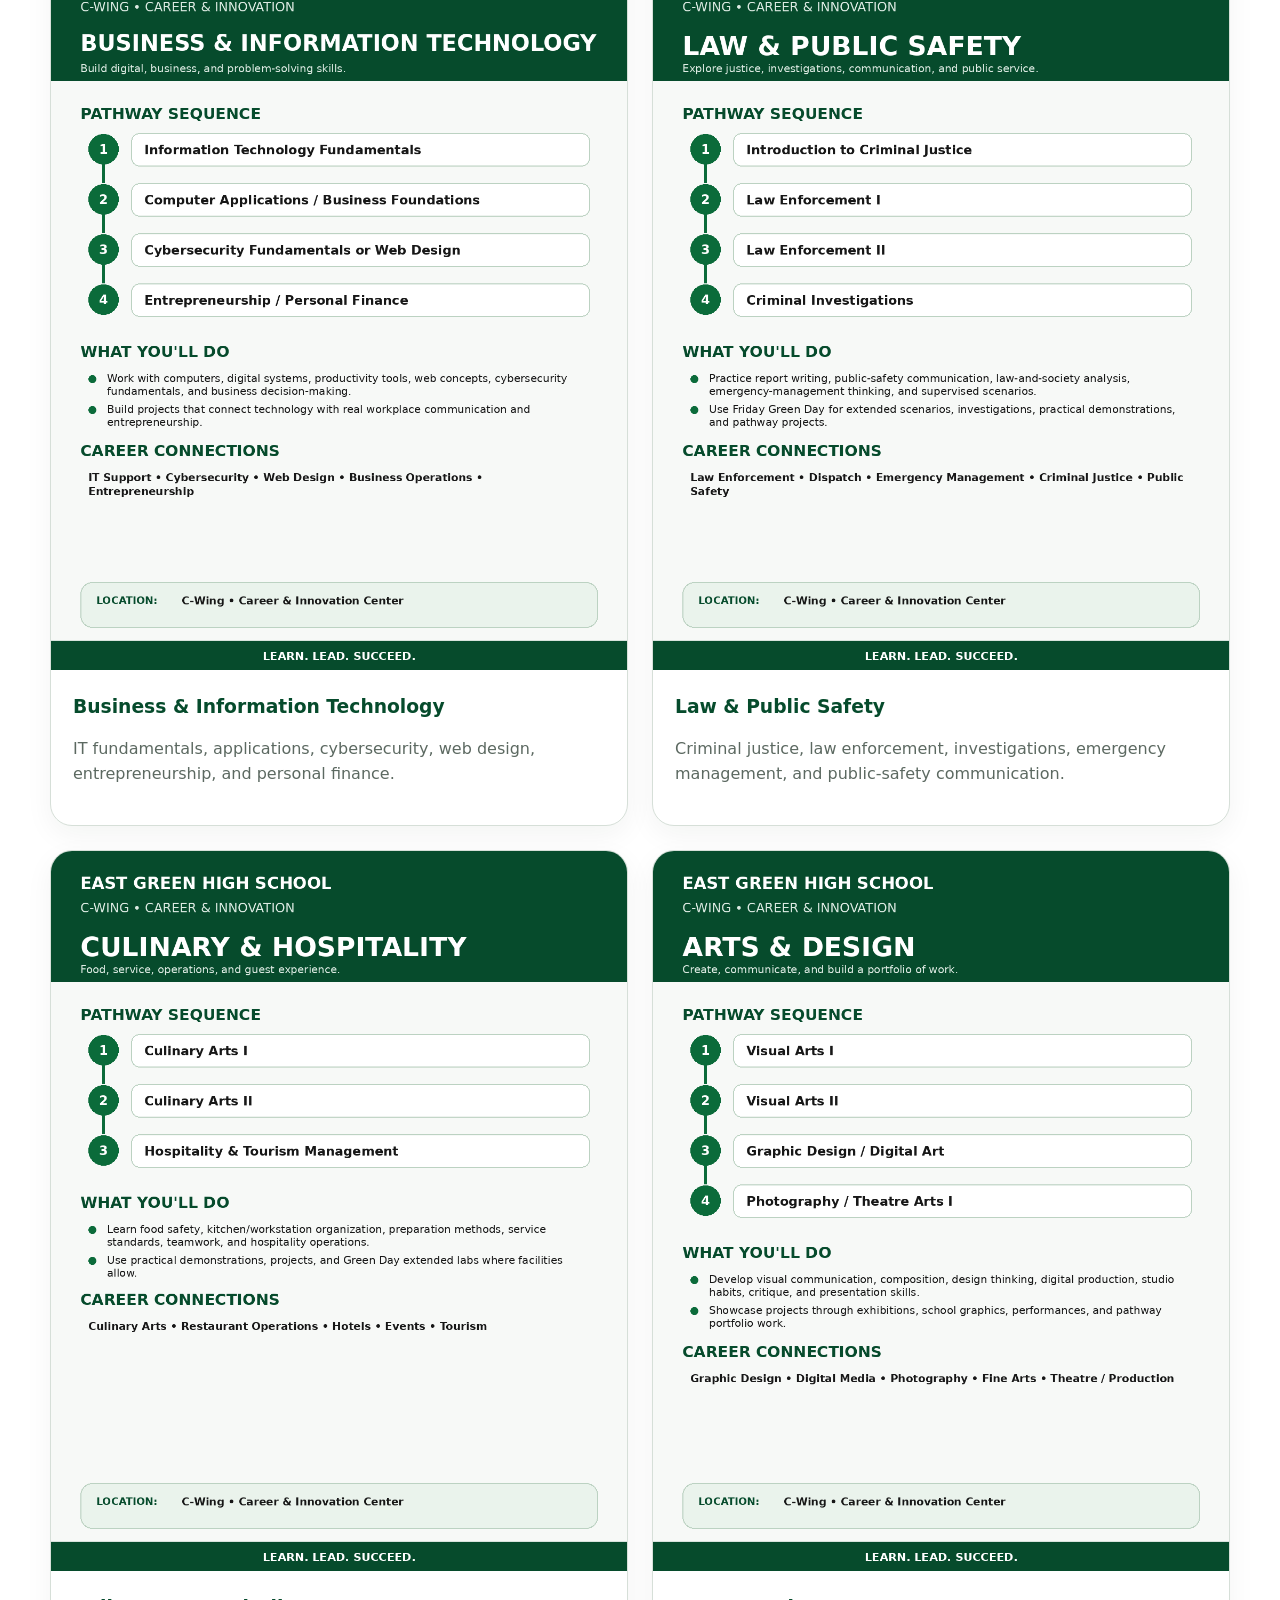
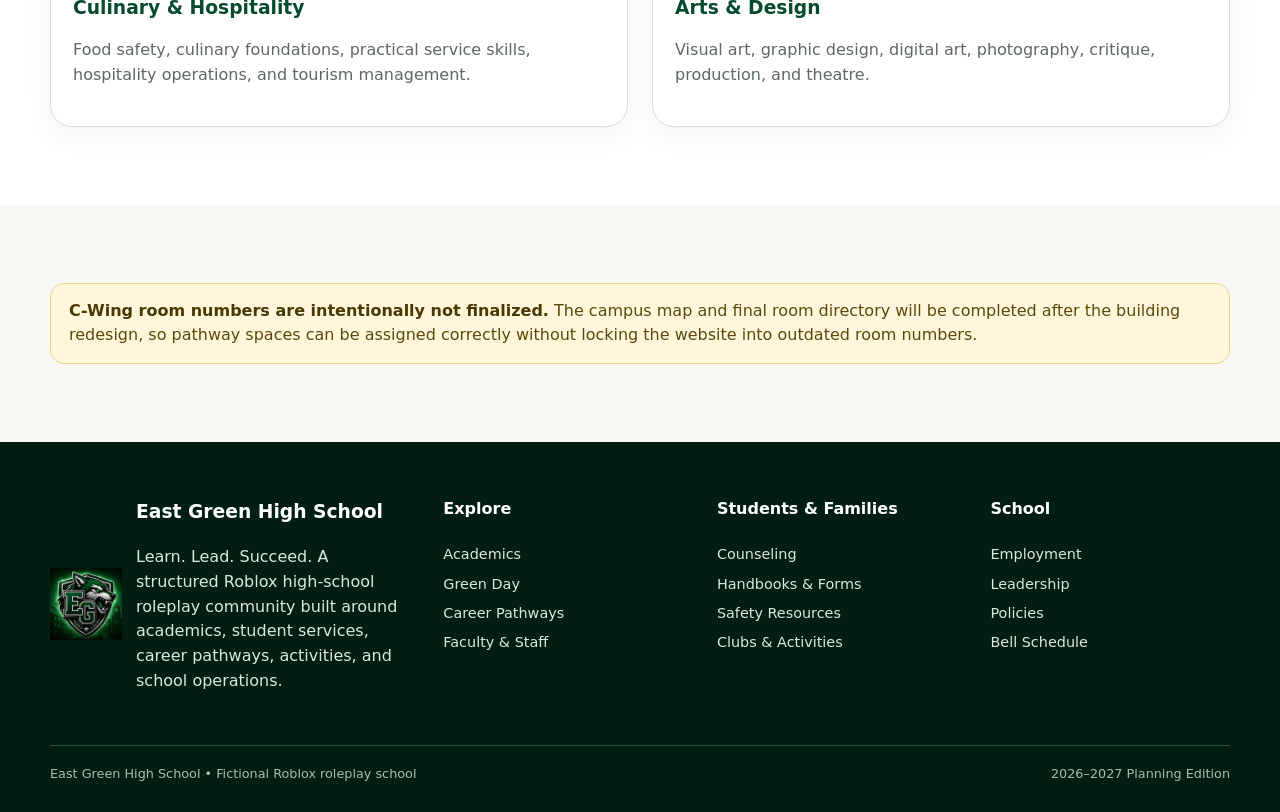
<file: career-pathways.html>
<!doctype html><html lang="en"><head><meta charset="utf-8"><meta name="viewport" content="width=device-width,initial-scale=1"><meta name="description" content="East Green High School Roblox roleplay community"><title>Career Pathways | East Green High School</title><link rel="stylesheet" href="styles.css"></head><body><a class="skip-link" href="#main">Skip to content</a>
<div class="utility"><div class="inner"><span>East Green High School • Roblox Roleplay Community</span><span>2026–2027 Planning Edition &nbsp; • &nbsp; <a href="hiring.html">Employment Opportunities</a></span></div></div>
<header class="site-header"><div class="nav-wrap">
<a class="brand" href="index.html"><img src="assets/eg-crest.png" alt="East Green wolf crest"><div><strong>EAST GREEN HIGH SCHOOL</strong><span>One Pack. One Purpose.</span></div></a>
<button class="menu-button" aria-expanded="false" aria-label="Open navigation">Menu</button><nav class="nav-links" aria-label="Main navigation"><a class="" href="index.html">Home</a><a class="" href="academics.html">Academics</a><a class="" href="student-services.html">Student Services</a><a class="" href="staff.html">Staff</a><a class="" href="green-day.html">Green Day</a><a class="active" href="career-pathways.html">Career Pathways</a><a class="" href="resources.html">Resources</a><a class="nav-cta " href="hiring.html">Hiring</a></nav>
</div></header><main id="main"><section class="page-hero"><div class="container"><div><span class="eyebrow">C-Wing</span><h1>Career & Innovation</h1><p>East Green's C-Wing brings specialized programs together so students can build practical skills, complete hands-on projects, and explore career fields alongside the traditional academic core.</p></div><img src="assets/eg-crest.png" alt="East Green crest"></div></section>
<section class="section"><div class="container"><div class="poster"><img src="assets/cwing-overview.png" alt="East Green C-Wing Career and Innovation overview"></div></div></section>
<section class="section alt"><div class="container"><div class="grid-2"><article class="card pathway-card"><img src="assets/pathway-business-it.png" alt="Business and Information Technology pathway poster"><div class="content"><h3>Business & Information Technology</h3><p>IT fundamentals, applications, cybersecurity, web design, entrepreneurship, and personal finance.</p></div></article><article class="card pathway-card"><img src="assets/pathway-law.png" alt="Law and Public Safety pathway poster"><div class="content"><h3>Law & Public Safety</h3><p>Criminal justice, law enforcement, investigations, emergency management, and public-safety communication.</p></div></article><article class="card pathway-card"><img src="assets/pathway-culinary.png" alt="Culinary and Hospitality pathway poster"><div class="content"><h3>Culinary & Hospitality</h3><p>Food safety, culinary foundations, practical service skills, hospitality operations, and tourism management.</p></div></article><article class="card pathway-card"><img src="assets/pathway-arts.png" alt="Arts and Design pathway poster"><div class="content"><h3>Arts & Design</h3><p>Visual art, graphic design, digital art, photography, critique, production, and theatre.</p></div></article></div></div></section>
<section class="section"><div class="container"><div class="notice"><strong>C-Wing room numbers are intentionally not finalized.</strong> The campus map and final room directory will be completed after the building redesign, so pathway spaces can be assigned correctly without locking the website into outdated room numbers.</div></div></section></main><footer class="footer"><div class="footer-grid">
<div><div class="footer-brand"><img src="assets/eg-crest.png" alt=""><div><h3>East Green High School</h3><p>Learn. Lead. Succeed. A structured Roblox high-school roleplay community built around academics, student services, career pathways, activities, and school operations.</p></div></div></div>
<div><h4>Explore</h4><a href="academics.html">Academics</a><a href="green-day.html">Green Day</a><a href="career-pathways.html">Career Pathways</a><a href="staff.html">Faculty & Staff</a></div>
<div><h4>Students & Families</h4><a href="student-services.html">Counseling</a><a href="resources.html">Handbooks & Forms</a><a href="resources.html#safety">Safety Resources</a><a href="resources.html#clubs">Clubs & Activities</a></div>
<div><h4>School</h4><a href="hiring.html">Employment</a><a href="staff.html">Leadership</a><a href="resources.html">Policies</a><a href="index.html#schedule">Bell Schedule</a></div>
</div><div class="footer-bottom"><span>East Green High School • Fictional Roblox roleplay school</span><span>2026–2027 Planning Edition</span></div></footer><script src="script.js"></script></body></html>
</file>
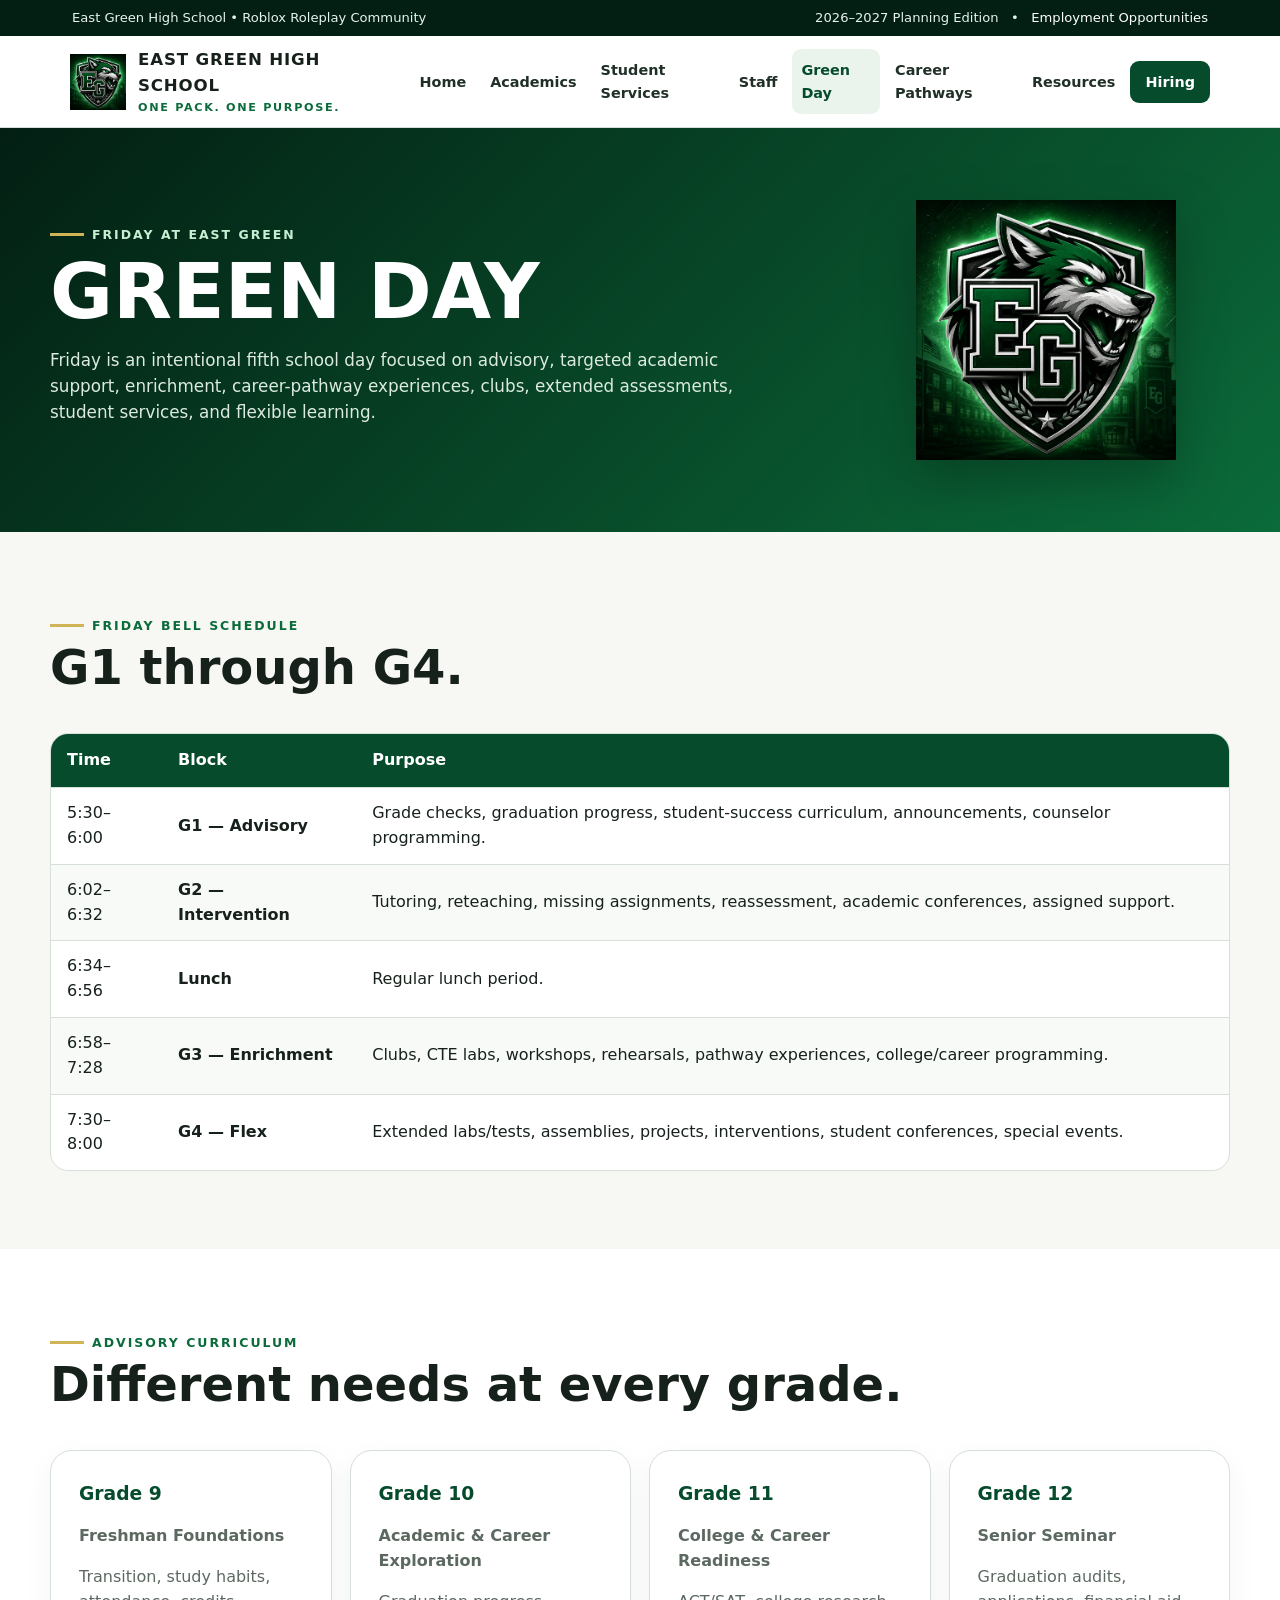
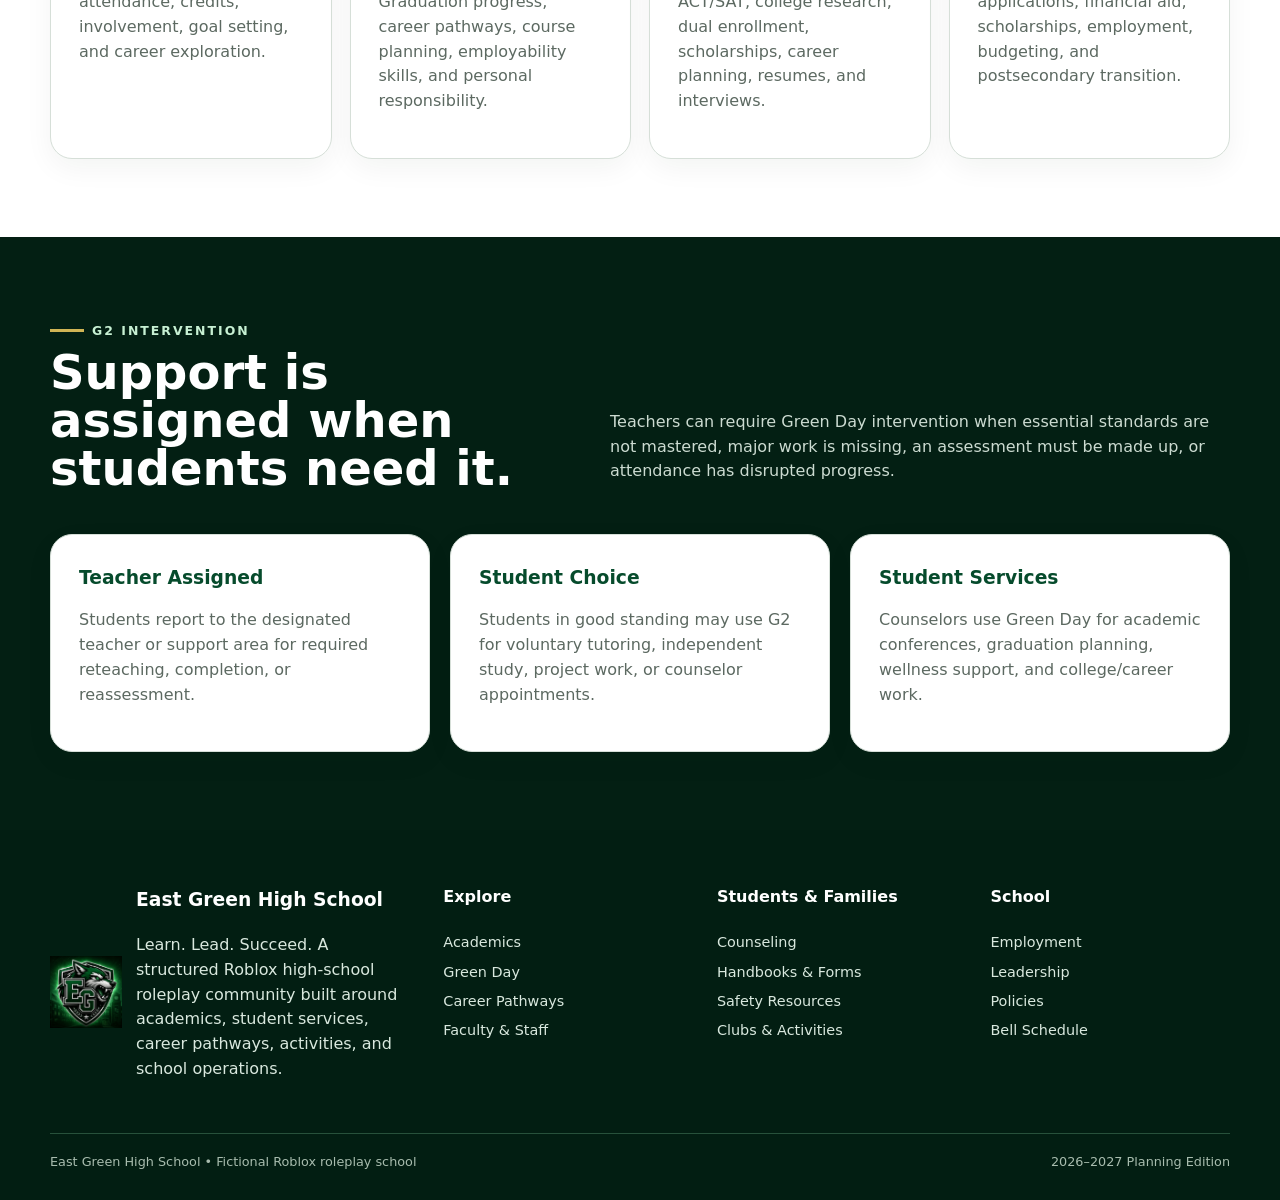
<file: green-day.html>
<!doctype html><html lang="en"><head><meta charset="utf-8"><meta name="viewport" content="width=device-width,initial-scale=1"><meta name="description" content="East Green High School Roblox roleplay community"><title>Green Day | East Green High School</title><link rel="stylesheet" href="styles.css"></head><body><a class="skip-link" href="#main">Skip to content</a>
<div class="utility"><div class="inner"><span>East Green High School • Roblox Roleplay Community</span><span>2026–2027 Planning Edition &nbsp; • &nbsp; <a href="hiring.html">Employment Opportunities</a></span></div></div>
<header class="site-header"><div class="nav-wrap">
<a class="brand" href="index.html"><img src="assets/eg-crest.png" alt="East Green wolf crest"><div><strong>EAST GREEN HIGH SCHOOL</strong><span>One Pack. One Purpose.</span></div></a>
<button class="menu-button" aria-expanded="false" aria-label="Open navigation">Menu</button><nav class="nav-links" aria-label="Main navigation"><a class="" href="index.html">Home</a><a class="" href="academics.html">Academics</a><a class="" href="student-services.html">Student Services</a><a class="" href="staff.html">Staff</a><a class="active" href="green-day.html">Green Day</a><a class="" href="career-pathways.html">Career Pathways</a><a class="" href="resources.html">Resources</a><a class="nav-cta " href="hiring.html">Hiring</a></nav>
</div></header><main id="main"><section class="page-hero"><div class="container"><div><span class="eyebrow">Friday at East Green</span><h1>Green Day</h1><p>Friday is an intentional fifth school day focused on advisory, targeted academic support, enrichment, career-pathway experiences, clubs, extended assessments, student services, and flexible learning.</p></div><img src="assets/eg-crest.png" alt="East Green crest"></div></section>
<section class="section"><div class="container"><div class="section-head"><div><span class="eyebrow" style="color:var(--green-700)">Friday bell schedule</span><h2>G1 through G4.</h2></div></div><div class="schedule"><table><thead><tr><th>Time</th><th>Block</th><th>Purpose</th></tr></thead><tbody><tr><td>5:30–6:00</td><td><strong>G1 — Advisory</strong></td><td>Grade checks, graduation progress, student-success curriculum, announcements, counselor programming.</td></tr><tr><td>6:02–6:32</td><td><strong>G2 — Intervention</strong></td><td>Tutoring, reteaching, missing assignments, reassessment, academic conferences, assigned support.</td></tr><tr><td>6:34–6:56</td><td><strong>Lunch</strong></td><td>Regular lunch period.</td></tr><tr><td>6:58–7:28</td><td><strong>G3 — Enrichment</strong></td><td>Clubs, CTE labs, workshops, rehearsals, pathway experiences, college/career programming.</td></tr><tr><td>7:30–8:00</td><td><strong>G4 — Flex</strong></td><td>Extended labs/tests, assemblies, projects, interventions, student conferences, special events.</td></tr></tbody></table></div></div></section>
<section class="section alt"><div class="container"><div class="section-head"><div><span class="eyebrow" style="color:var(--green-700)">Advisory curriculum</span><h2>Different needs at every grade.</h2></div></div><div class="grid-4"><div class="card"><h3>Grade 9</h3><p><strong>Freshman Foundations</strong></p><p>Transition, study habits, attendance, credits, involvement, goal setting, and career exploration.</p></div><div class="card"><h3>Grade 10</h3><p><strong>Academic & Career Exploration</strong></p><p>Graduation progress, career pathways, course planning, employability skills, and personal responsibility.</p></div><div class="card"><h3>Grade 11</h3><p><strong>College & Career Readiness</strong></p><p>ACT/SAT, college research, dual enrollment, scholarships, career planning, resumes, and interviews.</p></div><div class="card"><h3>Grade 12</h3><p><strong>Senior Seminar</strong></p><p>Graduation audits, applications, financial aid, scholarships, employment, budgeting, and postsecondary transition.</p></div></div></div></section>
<section class="section dark"><div class="container"><div class="section-head"><div><span class="eyebrow">G2 intervention</span><h2>Support is assigned when students need it.</h2></div><p>Teachers can require Green Day intervention when essential standards are not mastered, major work is missing, an assessment must be made up, or attendance has disrupted progress.</p></div><div class="grid-3"><div class="card"><h3>Teacher Assigned</h3><p>Students report to the designated teacher or support area for required reteaching, completion, or reassessment.</p></div><div class="card"><h3>Student Choice</h3><p>Students in good standing may use G2 for voluntary tutoring, independent study, project work, or counselor appointments.</p></div><div class="card"><h3>Student Services</h3><p>Counselors use Green Day for academic conferences, graduation planning, wellness support, and college/career work.</p></div></div></div></section></main><footer class="footer"><div class="footer-grid">
<div><div class="footer-brand"><img src="assets/eg-crest.png" alt=""><div><h3>East Green High School</h3><p>Learn. Lead. Succeed. A structured Roblox high-school roleplay community built around academics, student services, career pathways, activities, and school operations.</p></div></div></div>
<div><h4>Explore</h4><a href="academics.html">Academics</a><a href="green-day.html">Green Day</a><a href="career-pathways.html">Career Pathways</a><a href="staff.html">Faculty & Staff</a></div>
<div><h4>Students & Families</h4><a href="student-services.html">Counseling</a><a href="resources.html">Handbooks & Forms</a><a href="resources.html#safety">Safety Resources</a><a href="resources.html#clubs">Clubs & Activities</a></div>
<div><h4>School</h4><a href="hiring.html">Employment</a><a href="staff.html">Leadership</a><a href="resources.html">Policies</a><a href="index.html#schedule">Bell Schedule</a></div>
</div><div class="footer-bottom"><span>East Green High School • Fictional Roblox roleplay school</span><span>2026–2027 Planning Edition</span></div></footer><script src="script.js"></script></body></html>
</file>
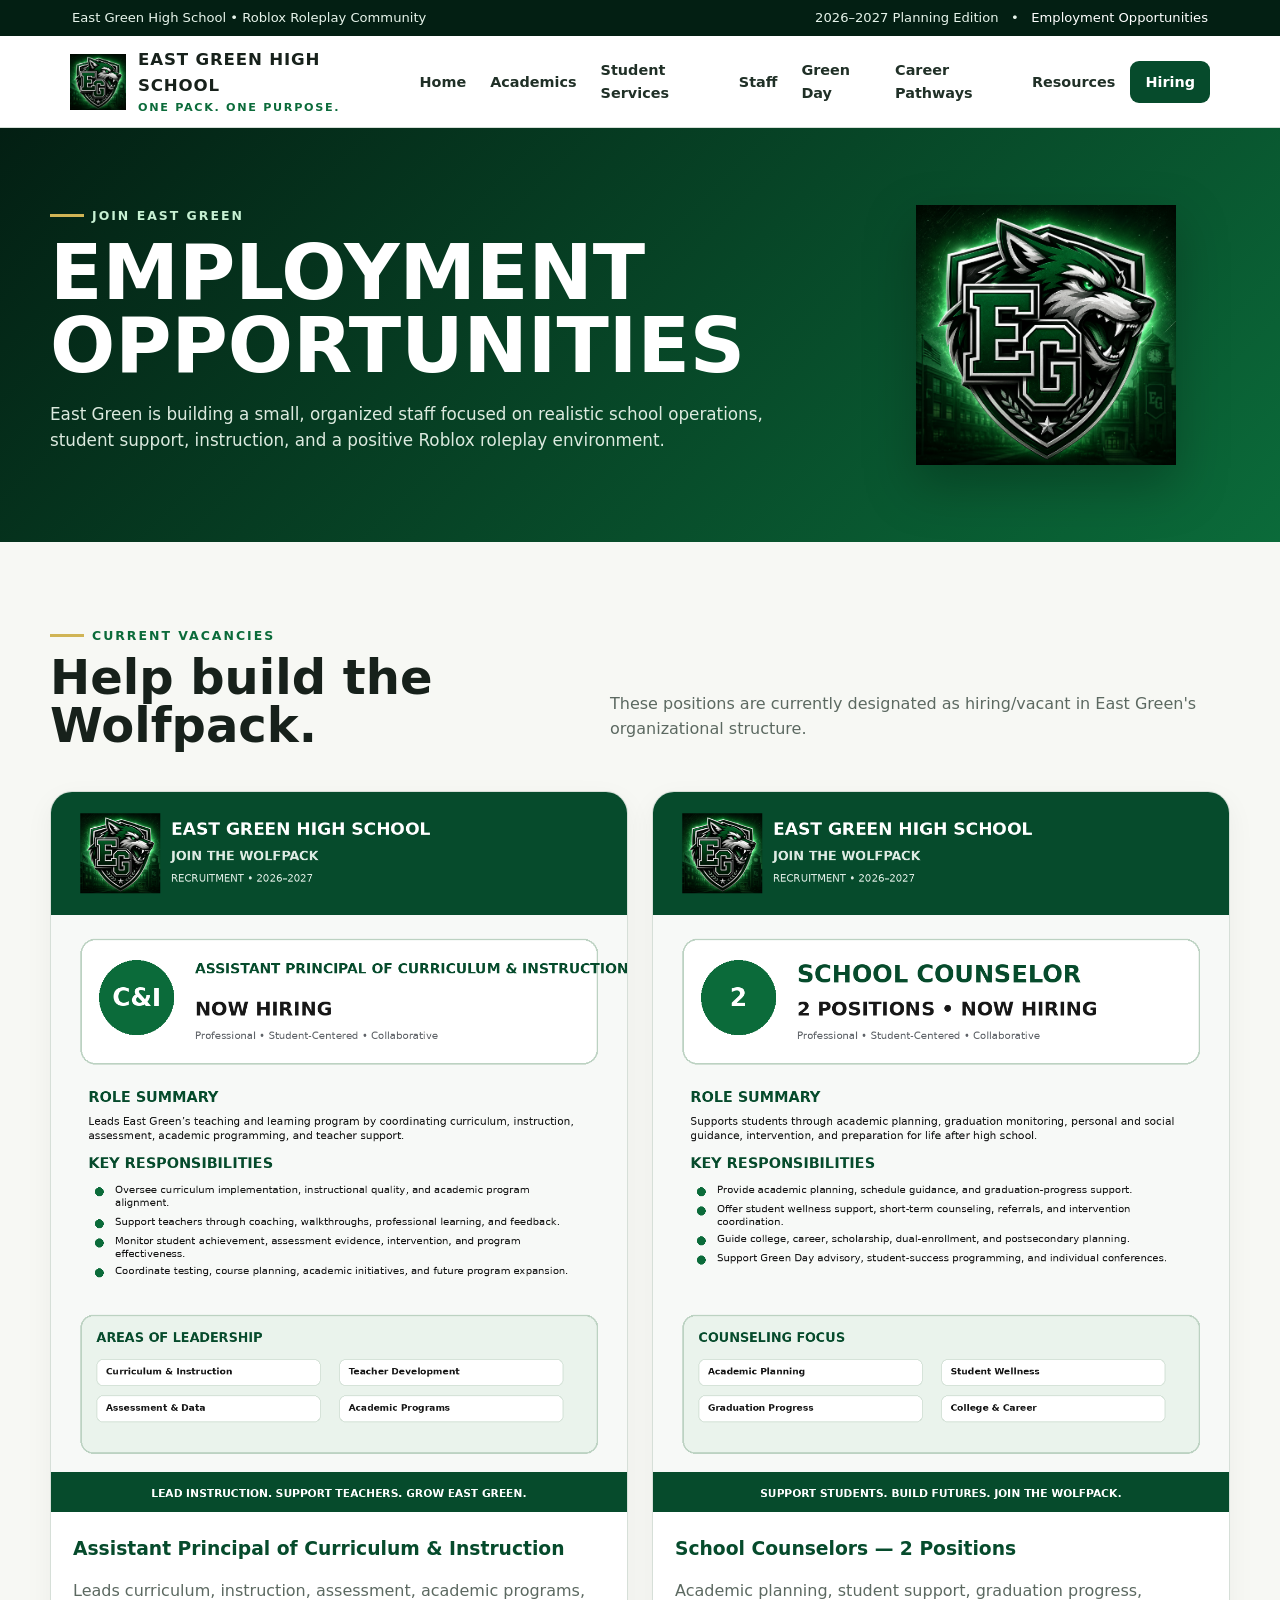
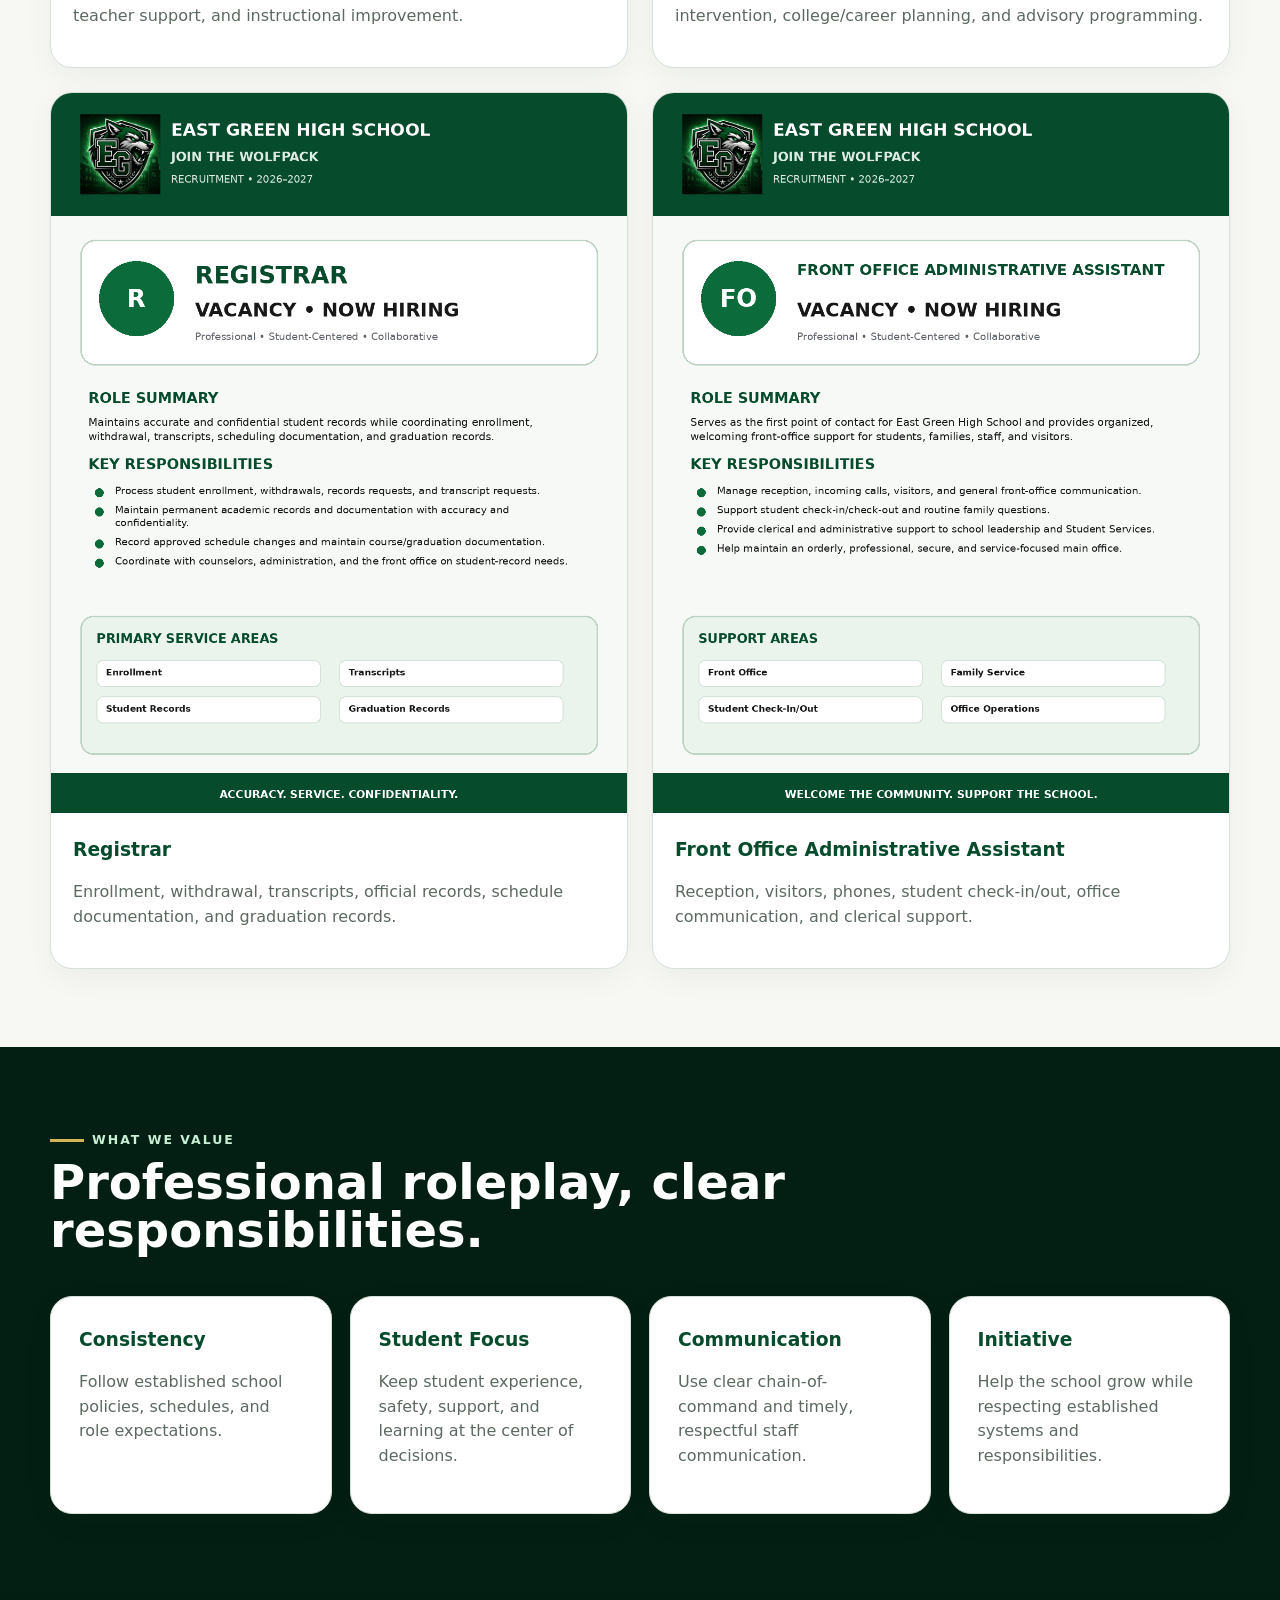
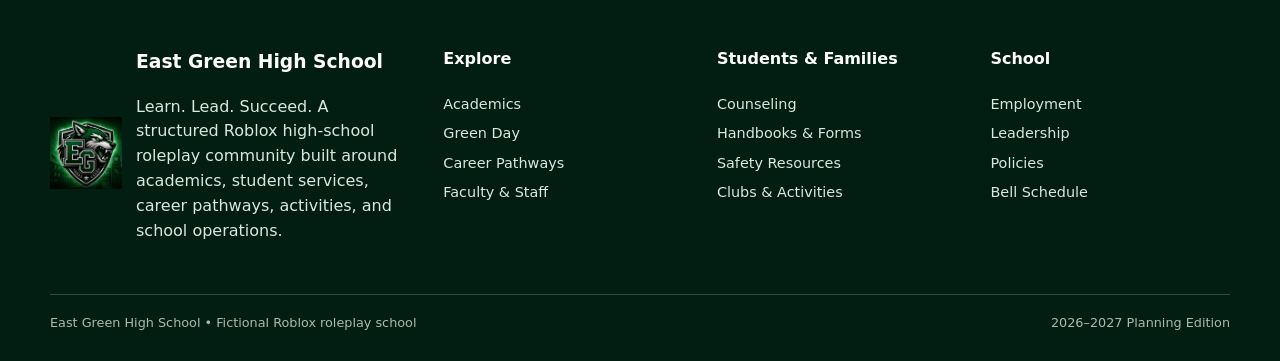
<file: hiring.html>
<!doctype html><html lang="en"><head><meta charset="utf-8"><meta name="viewport" content="width=device-width,initial-scale=1"><meta name="description" content="East Green High School Roblox roleplay community"><title>Hiring | East Green High School</title><link rel="stylesheet" href="styles.css"></head><body><a class="skip-link" href="#main">Skip to content</a>
<div class="utility"><div class="inner"><span>East Green High School • Roblox Roleplay Community</span><span>2026–2027 Planning Edition &nbsp; • &nbsp; <a href="hiring.html">Employment Opportunities</a></span></div></div>
<header class="site-header"><div class="nav-wrap">
<a class="brand" href="index.html"><img src="assets/eg-crest.png" alt="East Green wolf crest"><div><strong>EAST GREEN HIGH SCHOOL</strong><span>One Pack. One Purpose.</span></div></a>
<button class="menu-button" aria-expanded="false" aria-label="Open navigation">Menu</button><nav class="nav-links" aria-label="Main navigation"><a class="" href="index.html">Home</a><a class="" href="academics.html">Academics</a><a class="" href="student-services.html">Student Services</a><a class="" href="staff.html">Staff</a><a class="" href="green-day.html">Green Day</a><a class="" href="career-pathways.html">Career Pathways</a><a class="" href="resources.html">Resources</a><a class="nav-cta active" href="hiring.html">Hiring</a></nav>
</div></header><main id="main"><section class="page-hero"><div class="container"><div><span class="eyebrow">Join East Green</span><h1>Employment Opportunities</h1><p>East Green is building a small, organized staff focused on realistic school operations, student support, instruction, and a positive Roblox roleplay environment.</p></div><img src="assets/eg-crest.png" alt="East Green crest"></div></section>
<section class="section"><div class="container"><div class="section-head"><div><span class="eyebrow" style="color:var(--green-700)">Current vacancies</span><h2>Help build the Wolfpack.</h2></div><p>These positions are currently designated as hiring/vacant in East Green's organizational structure.</p></div><div class="grid-2"><article class="card pathway-card"><img src="assets/hiring-ap-ci.png" alt="Assistant Principal Curriculum and Instruction hiring graphic"><div class="content"><h3>Assistant Principal of Curriculum & Instruction</h3><p>Leads curriculum, instruction, assessment, academic programs, teacher support, and instructional improvement.</p></div></article><article class="card pathway-card"><img src="assets/hiring-counselors.png" alt="School counselor hiring graphic"><div class="content"><h3>School Counselors — 2 Positions</h3><p>Academic planning, student support, graduation progress, intervention, college/career planning, and advisory programming.</p></div></article><article class="card pathway-card"><img src="assets/hiring-registrar.png" alt="Registrar hiring graphic"><div class="content"><h3>Registrar</h3><p>Enrollment, withdrawal, transcripts, official records, schedule documentation, and graduation records.</p></div></article><article class="card pathway-card"><img src="assets/hiring-front-office.png" alt="Front Office Administrative Assistant hiring graphic"><div class="content"><h3>Front Office Administrative Assistant</h3><p>Reception, visitors, phones, student check-in/out, office communication, and clerical support.</p></div></article></div></div></section>
<section class="section dark"><div class="container"><div class="section-head"><div><span class="eyebrow">What we value</span><h2>Professional roleplay, clear responsibilities.</h2></div></div><div class="grid-4"><div class="card"><h3>Consistency</h3><p>Follow established school policies, schedules, and role expectations.</p></div><div class="card"><h3>Student Focus</h3><p>Keep student experience, safety, support, and learning at the center of decisions.</p></div><div class="card"><h3>Communication</h3><p>Use clear chain-of-command and timely, respectful staff communication.</p></div><div class="card"><h3>Initiative</h3><p>Help the school grow while respecting established systems and responsibilities.</p></div></div></div></section></main><footer class="footer"><div class="footer-grid">
<div><div class="footer-brand"><img src="assets/eg-crest.png" alt=""><div><h3>East Green High School</h3><p>Learn. Lead. Succeed. A structured Roblox high-school roleplay community built around academics, student services, career pathways, activities, and school operations.</p></div></div></div>
<div><h4>Explore</h4><a href="academics.html">Academics</a><a href="green-day.html">Green Day</a><a href="career-pathways.html">Career Pathways</a><a href="staff.html">Faculty & Staff</a></div>
<div><h4>Students & Families</h4><a href="student-services.html">Counseling</a><a href="resources.html">Handbooks & Forms</a><a href="resources.html#safety">Safety Resources</a><a href="resources.html#clubs">Clubs & Activities</a></div>
<div><h4>School</h4><a href="hiring.html">Employment</a><a href="staff.html">Leadership</a><a href="resources.html">Policies</a><a href="index.html#schedule">Bell Schedule</a></div>
</div><div class="footer-bottom"><span>East Green High School • Fictional Roblox roleplay school</span><span>2026–2027 Planning Edition</span></div></footer><script src="script.js"></script></body></html>
</file>
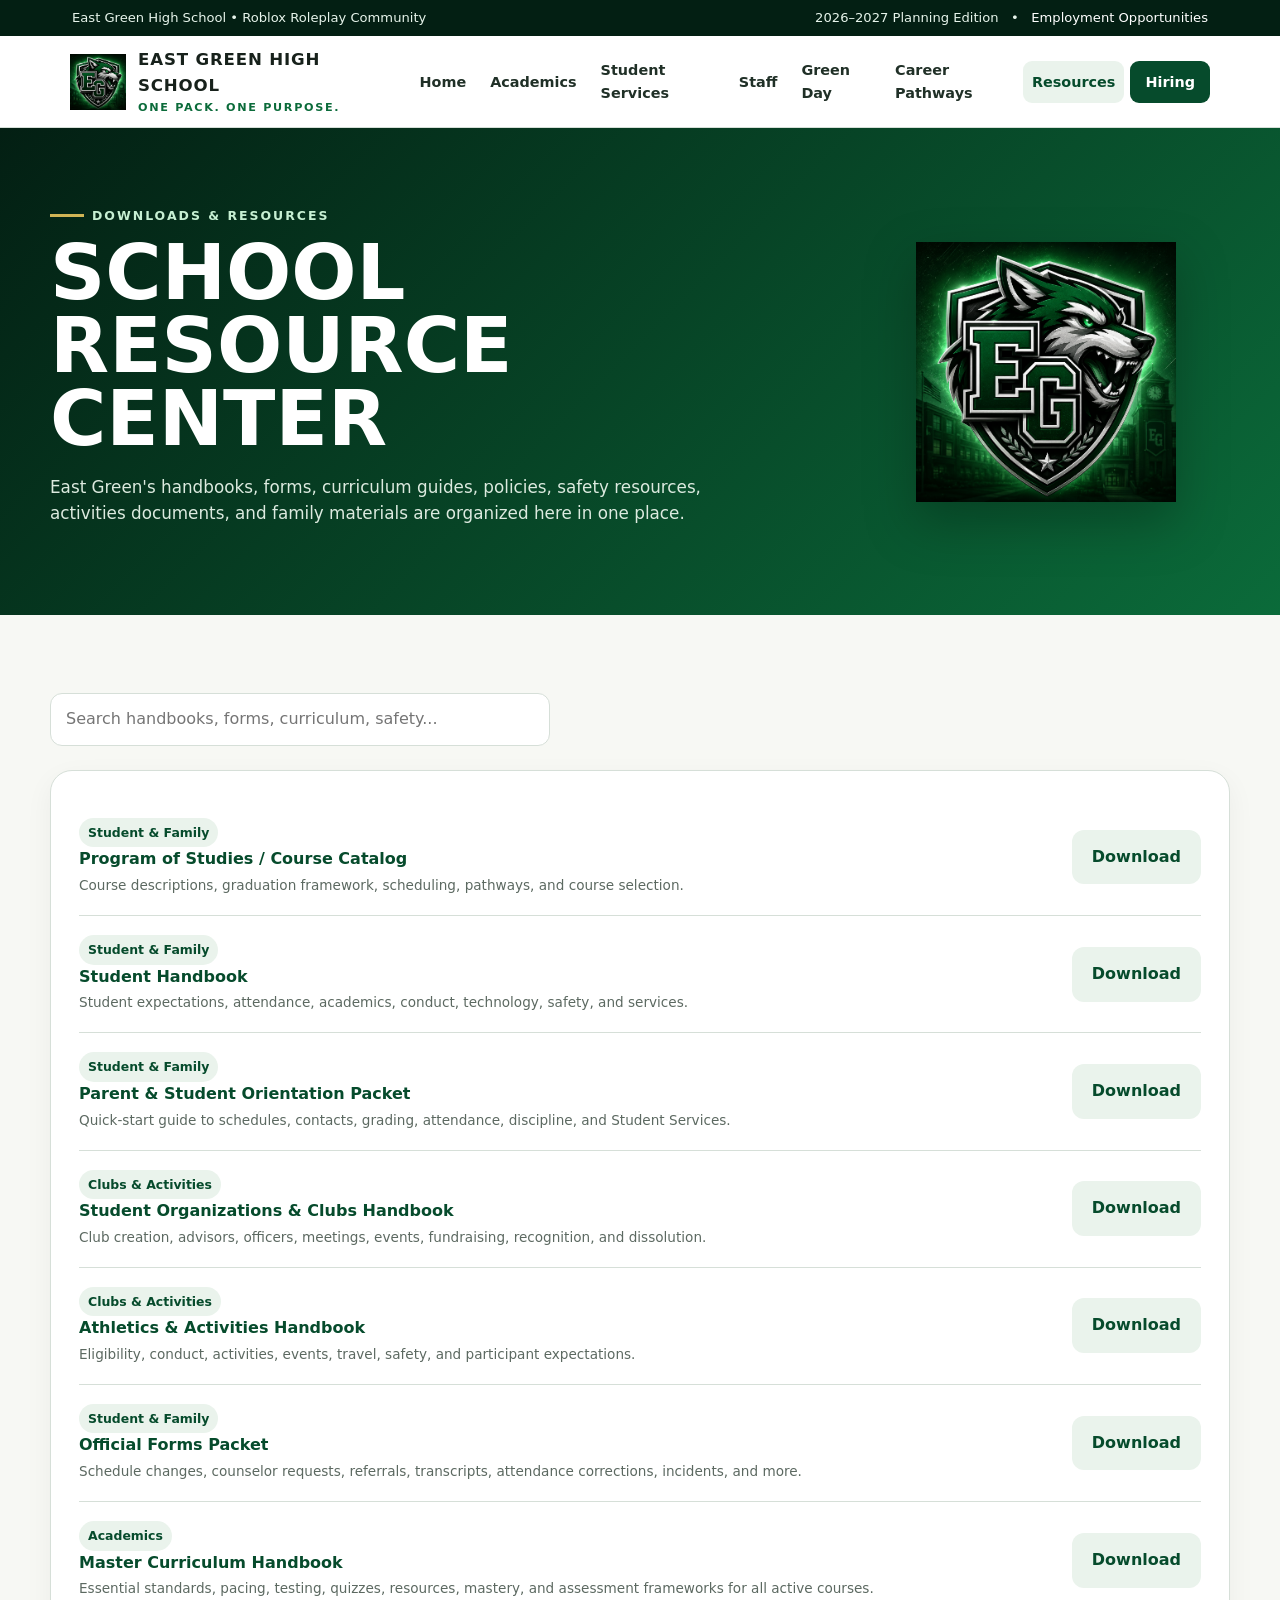
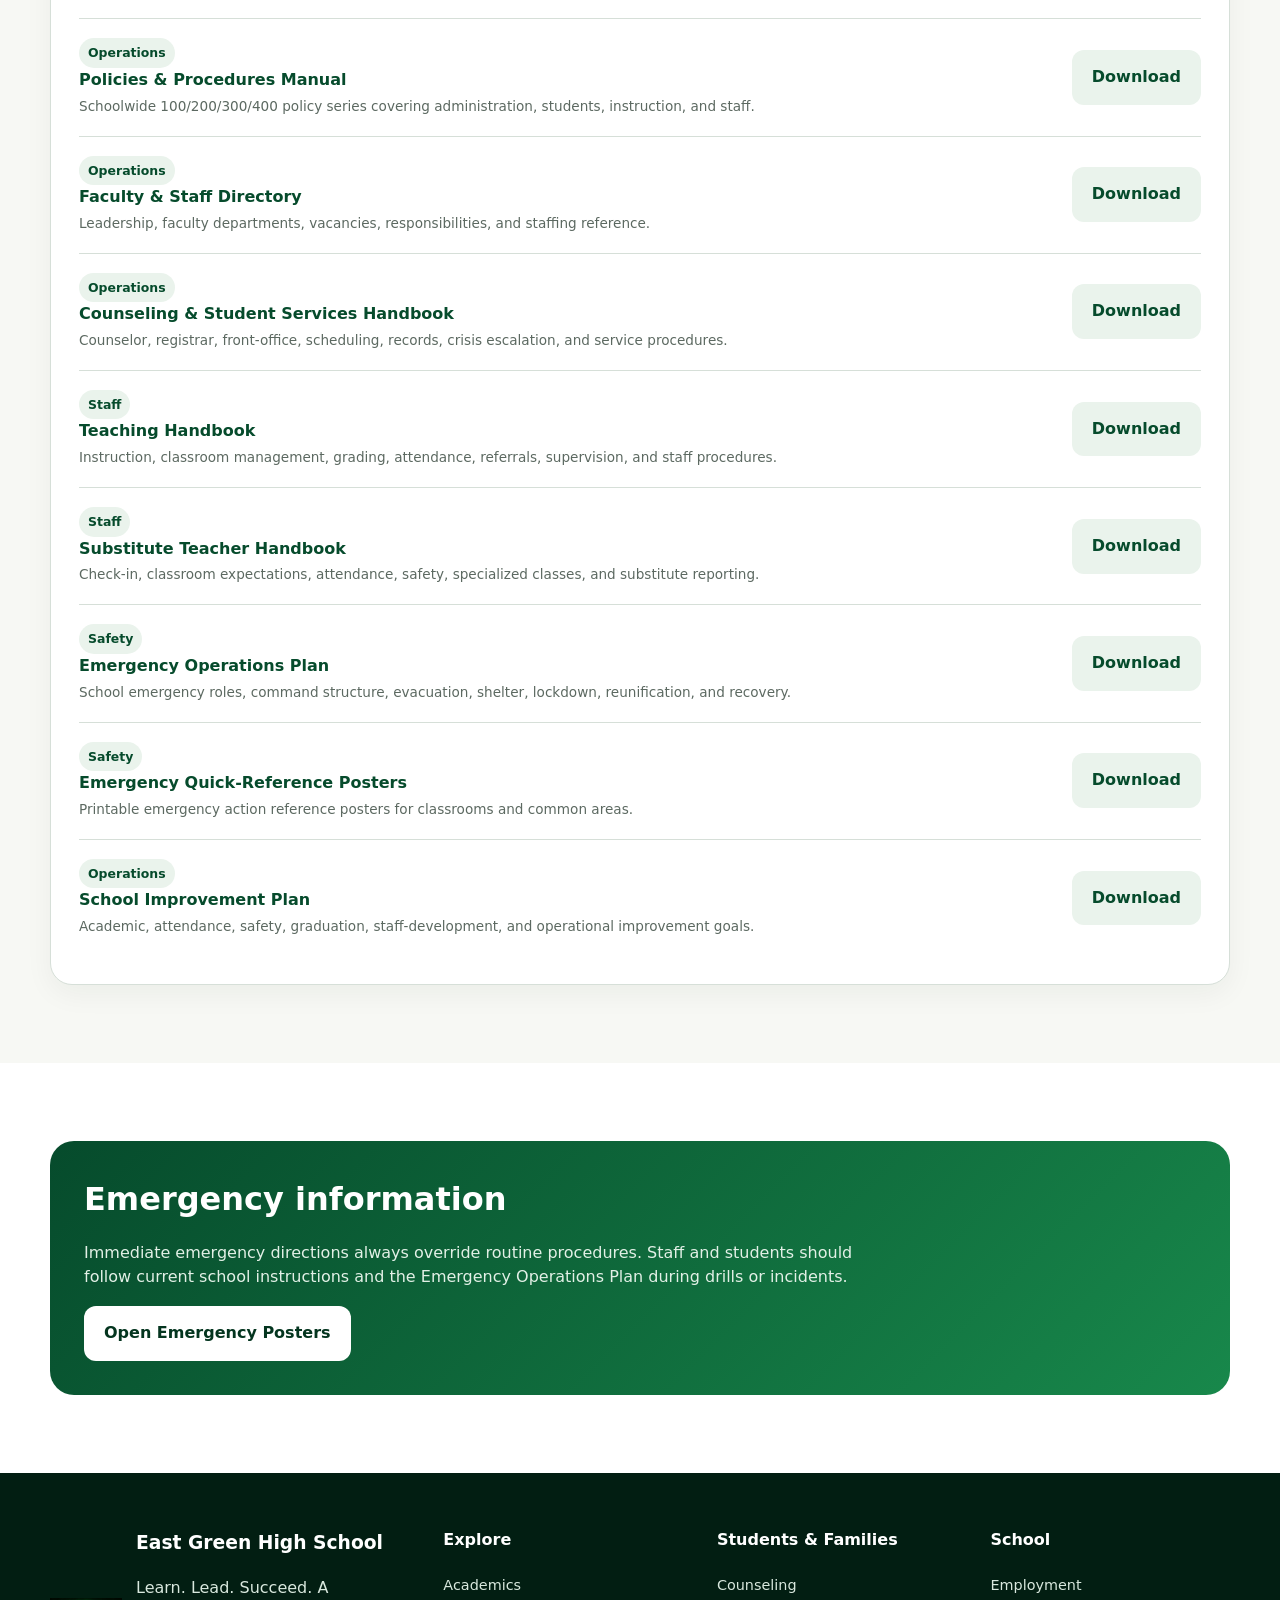
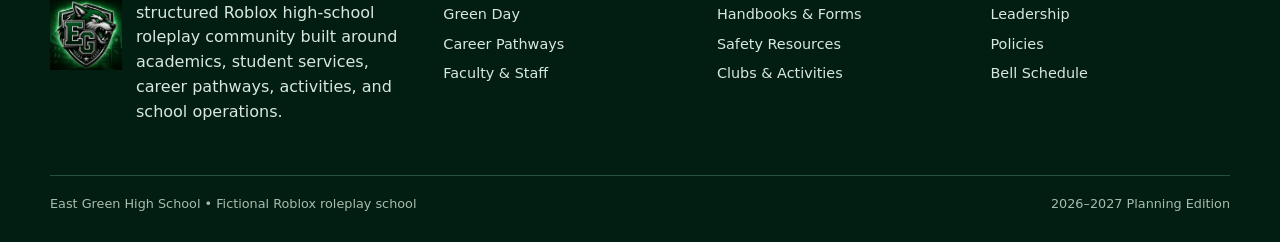
<file: resources.html>
<!doctype html><html lang="en"><head><meta charset="utf-8"><meta name="viewport" content="width=device-width,initial-scale=1"><meta name="description" content="East Green High School Roblox roleplay community"><title>Resources | East Green High School</title><link rel="stylesheet" href="styles.css"></head><body><a class="skip-link" href="#main">Skip to content</a>
<div class="utility"><div class="inner"><span>East Green High School • Roblox Roleplay Community</span><span>2026–2027 Planning Edition &nbsp; • &nbsp; <a href="hiring.html">Employment Opportunities</a></span></div></div>
<header class="site-header"><div class="nav-wrap">
<a class="brand" href="index.html"><img src="assets/eg-crest.png" alt="East Green wolf crest"><div><strong>EAST GREEN HIGH SCHOOL</strong><span>One Pack. One Purpose.</span></div></a>
<button class="menu-button" aria-expanded="false" aria-label="Open navigation">Menu</button><nav class="nav-links" aria-label="Main navigation"><a class="" href="index.html">Home</a><a class="" href="academics.html">Academics</a><a class="" href="student-services.html">Student Services</a><a class="" href="staff.html">Staff</a><a class="" href="green-day.html">Green Day</a><a class="" href="career-pathways.html">Career Pathways</a><a class="active" href="resources.html">Resources</a><a class="nav-cta " href="hiring.html">Hiring</a></nav>
</div></header><main id="main"><section class="page-hero"><div class="container"><div><span class="eyebrow">Downloads & Resources</span><h1>School Resource Center</h1><p>East Green's handbooks, forms, curriculum guides, policies, safety resources, activities documents, and family materials are organized here in one place.</p></div><img src="assets/eg-crest.png" alt="East Green crest"></div></section>
<section class="section"><div class="container"><div class="resource-tools"><input id="resourceSearch" type="search" placeholder="Search handbooks, forms, curriculum, safety..." aria-label="Search resources"></div><div class="card"><div class="resource" data-cat="Student &amp; Family"><div><span class="pill">Student &amp; Family</span><h3>Program of Studies / Course Catalog</h3><p>Course descriptions, graduation framework, scheduling, pathways, and course selection.</p></div><a class="btn btn-soft" href="documents/East_Green_HS_Program_of_Studies_2026-2027.docx" download>Download</a></div><div class="resource" data-cat="Student &amp; Family"><div><span class="pill">Student &amp; Family</span><h3>Student Handbook</h3><p>Student expectations, attendance, academics, conduct, technology, safety, and services.</p></div><a class="btn btn-soft" href="documents/East_Green_HS_Student_Handbook.docx" download>Download</a></div><div class="resource" data-cat="Student &amp; Family"><div><span class="pill">Student &amp; Family</span><h3>Parent &amp; Student Orientation Packet</h3><p>Quick-start guide to schedules, contacts, grading, attendance, discipline, and Student Services.</p></div><a class="btn btn-soft" href="documents/East_Green_HS_Parent_Student_Orientation_Packet_2026-2027.docx" download>Download</a></div><div class="resource" data-cat="Clubs &amp; Activities"><div><span class="pill">Clubs &amp; Activities</span><h3>Student Organizations &amp; Clubs Handbook</h3><p>Club creation, advisors, officers, meetings, events, fundraising, recognition, and dissolution.</p></div><a class="btn btn-soft" href="documents/East_Green_HS_Student_Organizations_Clubs_Handbook_2026-2027.docx" download>Download</a></div><div class="resource" data-cat="Clubs &amp; Activities"><div><span class="pill">Clubs &amp; Activities</span><h3>Athletics &amp; Activities Handbook</h3><p>Eligibility, conduct, activities, events, travel, safety, and participant expectations.</p></div><a class="btn btn-soft" href="documents/East_Green_HS_Athletics_Activities_Handbook_2026-2027.docx" download>Download</a></div><div class="resource" data-cat="Student &amp; Family"><div><span class="pill">Student &amp; Family</span><h3>Official Forms Packet</h3><p>Schedule changes, counselor requests, referrals, transcripts, attendance corrections, incidents, and more.</p></div><a class="btn btn-soft" href="documents/East_Green_HS_Official_Forms_Packet.docx" download>Download</a></div><div class="resource" data-cat="Academics"><div><span class="pill">Academics</span><h3>Master Curriculum Handbook</h3><p>Essential standards, pacing, testing, quizzes, resources, mastery, and assessment frameworks for all active courses.</p></div><a class="btn btn-soft" href="documents/East_Green_HS_Master_Curriculum_Handbook.docx" download>Download</a></div><div class="resource" data-cat="Operations"><div><span class="pill">Operations</span><h3>Policies &amp; Procedures Manual</h3><p>Schoolwide 100/200/300/400 policy series covering administration, students, instruction, and staff.</p></div><a class="btn btn-soft" href="documents/East_Green_HS_Policies_Procedures_Manual_2026-2027.docx" download>Download</a></div><div class="resource" data-cat="Operations"><div><span class="pill">Operations</span><h3>Faculty &amp; Staff Directory</h3><p>Leadership, faculty departments, vacancies, responsibilities, and staffing reference.</p></div><a class="btn btn-soft" href="documents/East_Green_HS_Faculty_Staff_Directory.docx" download>Download</a></div><div class="resource" data-cat="Operations"><div><span class="pill">Operations</span><h3>Counseling &amp; Student Services Handbook</h3><p>Counselor, registrar, front-office, scheduling, records, crisis escalation, and service procedures.</p></div><a class="btn btn-soft" href="documents/East_Green_HS_Counseling_Student_Services_Handbook.docx" download>Download</a></div><div class="resource" data-cat="Staff"><div><span class="pill">Staff</span><h3>Teaching Handbook</h3><p>Instruction, classroom management, grading, attendance, referrals, supervision, and staff procedures.</p></div><a class="btn btn-soft" href="documents/East_Green_HS_Teaching_Handbook.docx" download>Download</a></div><div class="resource" data-cat="Staff"><div><span class="pill">Staff</span><h3>Substitute Teacher Handbook</h3><p>Check-in, classroom expectations, attendance, safety, specialized classes, and substitute reporting.</p></div><a class="btn btn-soft" href="documents/East_Green_HS_Substitute_Teacher_Handbook.docx" download>Download</a></div><div class="resource" data-cat="Safety"><div><span class="pill">Safety</span><h3>Emergency Operations Plan</h3><p>School emergency roles, command structure, evacuation, shelter, lockdown, reunification, and recovery.</p></div><a class="btn btn-soft" href="documents/East_Green_HS_Emergency_Operations_Plan.docx" download>Download</a></div><div class="resource" data-cat="Safety"><div><span class="pill">Safety</span><h3>Emergency Quick-Reference Posters</h3><p>Printable emergency action reference posters for classrooms and common areas.</p></div><a class="btn btn-soft" href="documents/East_Green_HS_Emergency_Quick_Reference_Posters_2026-2027.pdf" download>Download</a></div><div class="resource" data-cat="Operations"><div><span class="pill">Operations</span><h3>School Improvement Plan</h3><p>Academic, attendance, safety, graduation, staff-development, and operational improvement goals.</p></div><a class="btn btn-soft" href="documents/East_Green_HS_School_Improvement_Plan_2026-2027.docx" download>Download</a></div></div></div></section>
<section class="section alt" id="safety"><div class="container"><div class="callout"><h2>Emergency information</h2><p>Immediate emergency directions always override routine procedures. Staff and students should follow current school instructions and the Emergency Operations Plan during drills or incidents.</p><a class="btn btn-primary" href="documents/East_Green_HS_Emergency_Quick_Reference_Posters_2026-2027.pdf">Open Emergency Posters</a></div></div></section></main><footer class="footer"><div class="footer-grid">
<div><div class="footer-brand"><img src="assets/eg-crest.png" alt=""><div><h3>East Green High School</h3><p>Learn. Lead. Succeed. A structured Roblox high-school roleplay community built around academics, student services, career pathways, activities, and school operations.</p></div></div></div>
<div><h4>Explore</h4><a href="academics.html">Academics</a><a href="green-day.html">Green Day</a><a href="career-pathways.html">Career Pathways</a><a href="staff.html">Faculty & Staff</a></div>
<div><h4>Students & Families</h4><a href="student-services.html">Counseling</a><a href="resources.html">Handbooks & Forms</a><a href="resources.html#safety">Safety Resources</a><a href="resources.html#clubs">Clubs & Activities</a></div>
<div><h4>School</h4><a href="hiring.html">Employment</a><a href="staff.html">Leadership</a><a href="resources.html">Policies</a><a href="index.html#schedule">Bell Schedule</a></div>
</div><div class="footer-bottom"><span>East Green High School • Fictional Roblox roleplay school</span><span>2026–2027 Planning Edition</span></div></footer><script src="script.js"></script></body></html>
</file>
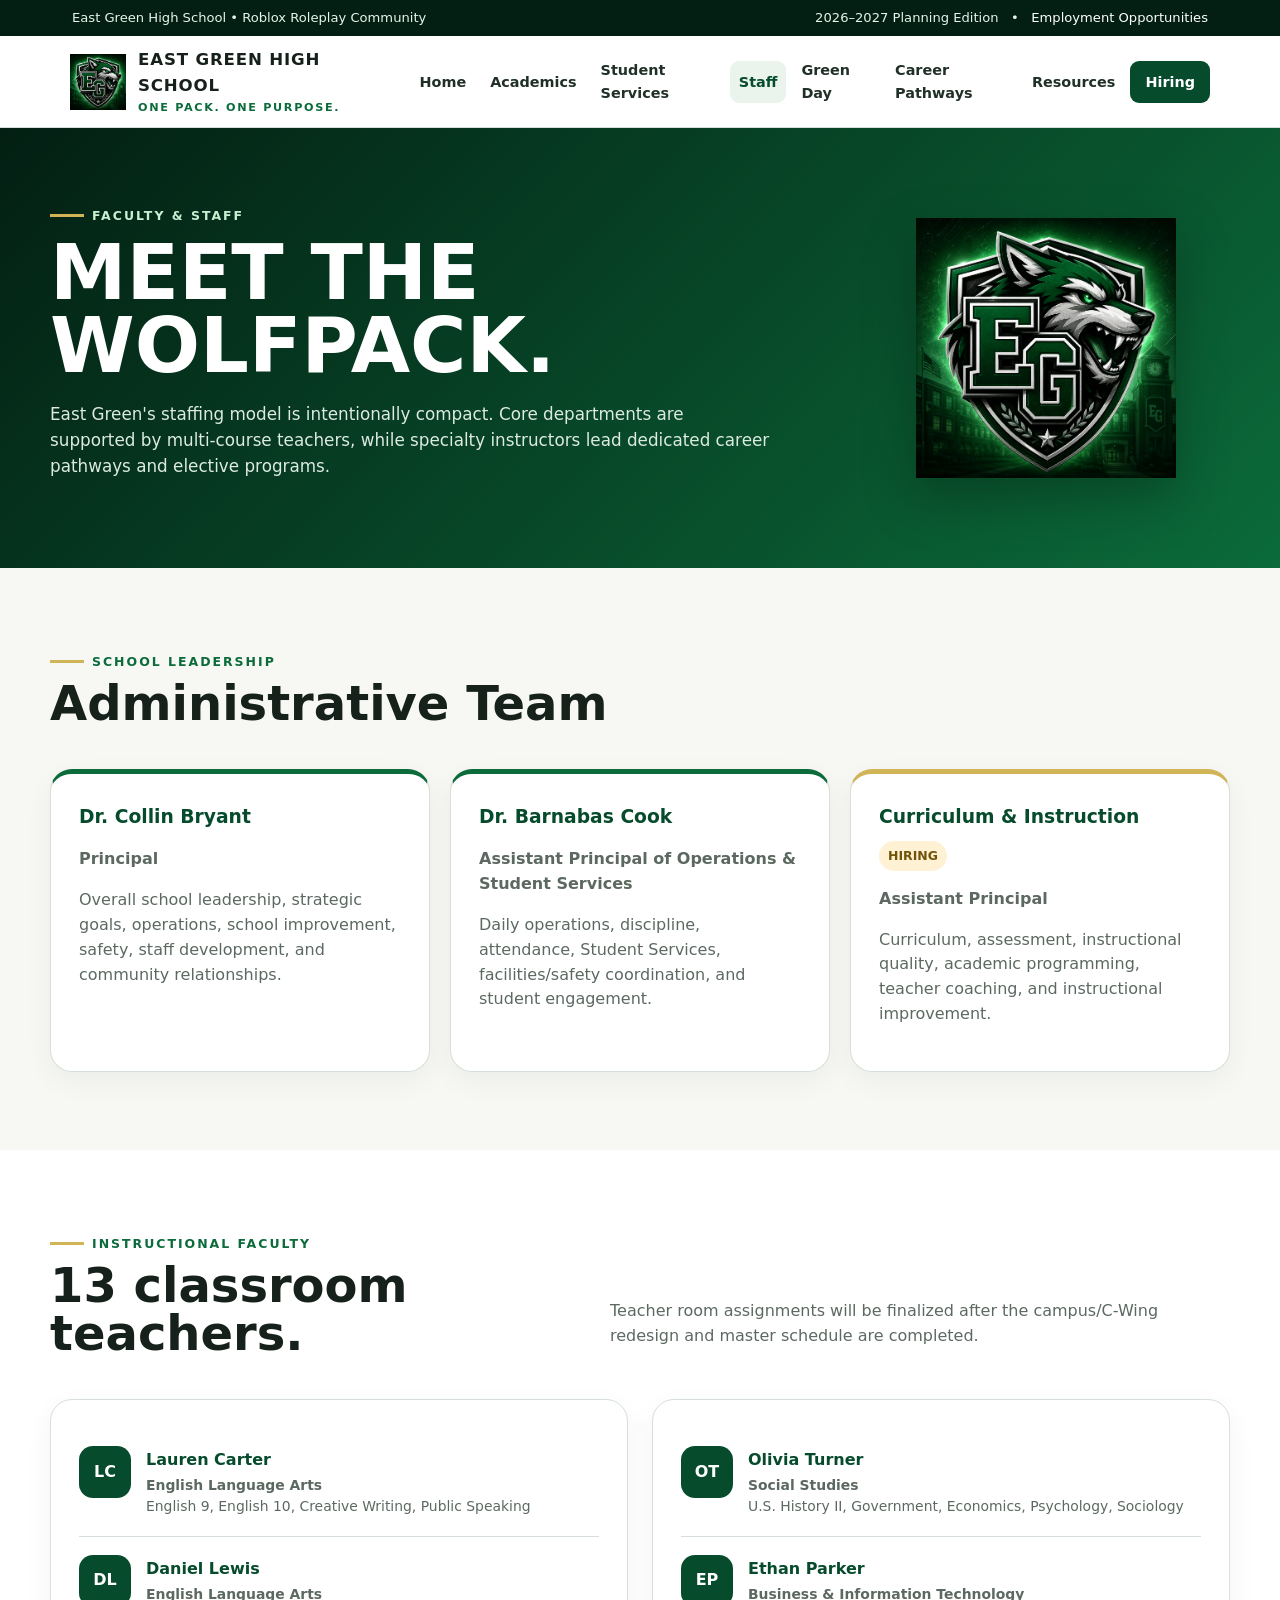
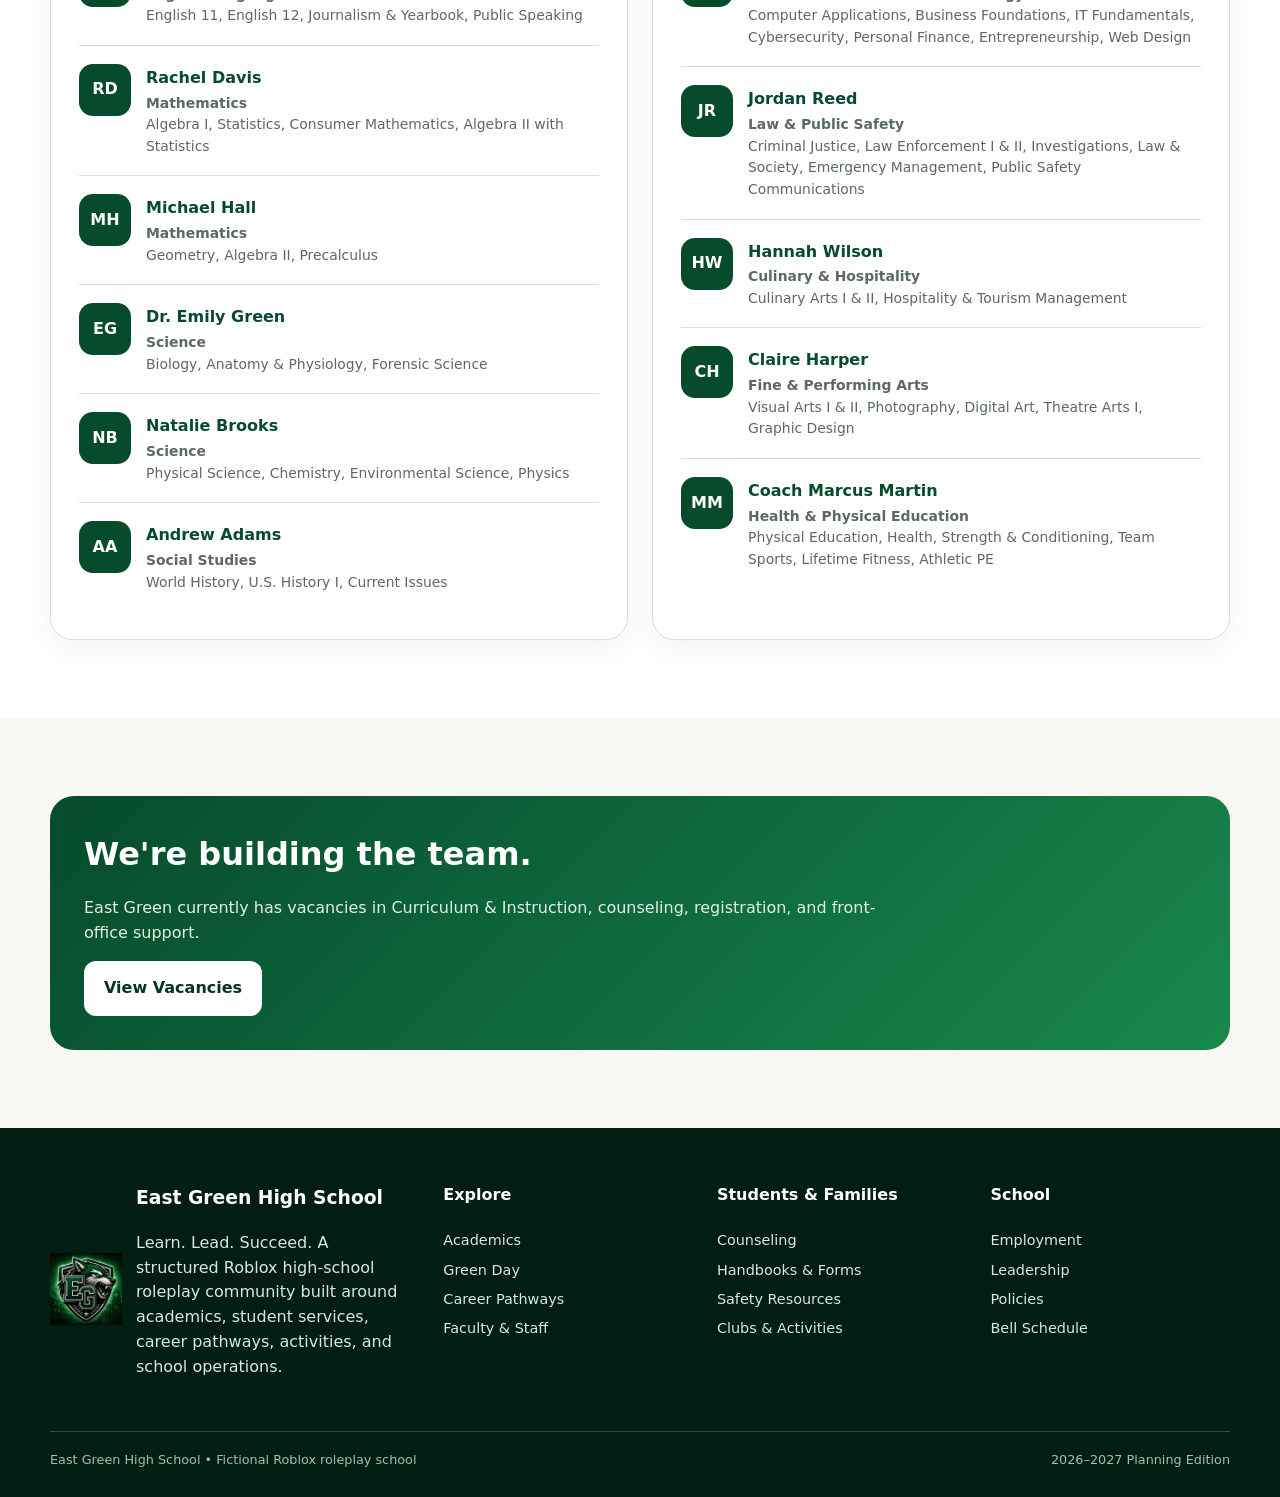
<file: staff.html>
<!doctype html><html lang="en"><head><meta charset="utf-8"><meta name="viewport" content="width=device-width,initial-scale=1"><meta name="description" content="East Green High School Roblox roleplay community"><title>Faculty &amp; Staff | East Green High School</title><link rel="stylesheet" href="styles.css"></head><body><a class="skip-link" href="#main">Skip to content</a>
<div class="utility"><div class="inner"><span>East Green High School • Roblox Roleplay Community</span><span>2026–2027 Planning Edition &nbsp; • &nbsp; <a href="hiring.html">Employment Opportunities</a></span></div></div>
<header class="site-header"><div class="nav-wrap">
<a class="brand" href="index.html"><img src="assets/eg-crest.png" alt="East Green wolf crest"><div><strong>EAST GREEN HIGH SCHOOL</strong><span>One Pack. One Purpose.</span></div></a>
<button class="menu-button" aria-expanded="false" aria-label="Open navigation">Menu</button><nav class="nav-links" aria-label="Main navigation"><a class="" href="index.html">Home</a><a class="" href="academics.html">Academics</a><a class="" href="student-services.html">Student Services</a><a class="active" href="staff.html">Staff</a><a class="" href="green-day.html">Green Day</a><a class="" href="career-pathways.html">Career Pathways</a><a class="" href="resources.html">Resources</a><a class="nav-cta " href="hiring.html">Hiring</a></nav>
</div></header><main id="main"><section class="page-hero"><div class="container"><div><span class="eyebrow">Faculty & Staff</span><h1>Meet the Wolfpack.</h1><p>East Green's staffing model is intentionally compact. Core departments are supported by multi-course teachers, while specialty instructors lead dedicated career pathways and elective programs.</p></div><img src="assets/eg-crest.png" alt="East Green crest"></div></section>
<section class="section"><div class="container"><div class="section-head"><div><span class="eyebrow" style="color:var(--green-700)">School leadership</span><h2>Administrative Team</h2></div></div><div class="grid-3"><div class="card accent"><h3>Dr. Collin Bryant</h3><p><strong>Principal</strong></p><p>Overall school leadership, strategic goals, operations, school improvement, safety, staff development, and community relationships.</p></div><div class="card accent"><h3>Dr. Barnabas Cook</h3><p><strong>Assistant Principal of Operations & Student Services</strong></p><p>Daily operations, discipline, attendance, Student Services, facilities/safety coordination, and student engagement.</p></div><div class="card gold"><h3>Curriculum & Instruction</h3><span class="pill hiring">HIRING</span><p><strong>Assistant Principal</strong></p><p>Curriculum, assessment, instructional quality, academic programming, teacher coaching, and instructional improvement.</p></div></div></div></section>
<section class="section alt"><div class="container"><div class="section-head"><div><span class="eyebrow" style="color:var(--green-700)">Instructional faculty</span><h2>13 classroom teachers.</h2></div><p>Teacher room assignments will be finalized after the campus/C-Wing redesign and master schedule are completed.</p></div><div class="grid-2"><div class="card"><div class="person"><div class="avatar">LC</div><div><h3>Lauren Carter</h3><p><strong>English Language Arts</strong><br>English 9, English 10, Creative Writing, Public Speaking</p></div></div><div class="person"><div class="avatar">DL</div><div><h3>Daniel Lewis</h3><p><strong>English Language Arts</strong><br>English 11, English 12, Journalism &amp; Yearbook, Public Speaking</p></div></div><div class="person"><div class="avatar">RD</div><div><h3>Rachel Davis</h3><p><strong>Mathematics</strong><br>Algebra I, Statistics, Consumer Mathematics, Algebra II with Statistics</p></div></div><div class="person"><div class="avatar">MH</div><div><h3>Michael Hall</h3><p><strong>Mathematics</strong><br>Geometry, Algebra II, Precalculus</p></div></div><div class="person"><div class="avatar">EG</div><div><h3>Dr. Emily Green</h3><p><strong>Science</strong><br>Biology, Anatomy &amp; Physiology, Forensic Science</p></div></div><div class="person"><div class="avatar">NB</div><div><h3>Natalie Brooks</h3><p><strong>Science</strong><br>Physical Science, Chemistry, Environmental Science, Physics</p></div></div><div class="person"><div class="avatar">AA</div><div><h3>Andrew Adams</h3><p><strong>Social Studies</strong><br>World History, U.S. History I, Current Issues</p></div></div></div><div class="card"><div class="person"><div class="avatar">OT</div><div><h3>Olivia Turner</h3><p><strong>Social Studies</strong><br>U.S. History II, Government, Economics, Psychology, Sociology</p></div></div><div class="person"><div class="avatar">EP</div><div><h3>Ethan Parker</h3><p><strong>Business &amp; Information Technology</strong><br>Computer Applications, Business Foundations, IT Fundamentals, Cybersecurity, Personal Finance, Entrepreneurship, Web Design</p></div></div><div class="person"><div class="avatar">JR</div><div><h3>Jordan Reed</h3><p><strong>Law &amp; Public Safety</strong><br>Criminal Justice, Law Enforcement I &amp; II, Investigations, Law &amp; Society, Emergency Management, Public Safety Communications</p></div></div><div class="person"><div class="avatar">HW</div><div><h3>Hannah Wilson</h3><p><strong>Culinary &amp; Hospitality</strong><br>Culinary Arts I &amp; II, Hospitality &amp; Tourism Management</p></div></div><div class="person"><div class="avatar">CH</div><div><h3>Claire Harper</h3><p><strong>Fine &amp; Performing Arts</strong><br>Visual Arts I &amp; II, Photography, Digital Art, Theatre Arts I, Graphic Design</p></div></div><div class="person"><div class="avatar">MM</div><div><h3>Coach Marcus Martin</h3><p><strong>Health &amp; Physical Education</strong><br>Physical Education, Health, Strength &amp; Conditioning, Team Sports, Lifetime Fitness, Athletic PE</p></div></div></div></div></div></section>
<section class="section"><div class="container"><div class="callout"><h2>We're building the team.</h2><p>East Green currently has vacancies in Curriculum & Instruction, counseling, registration, and front-office support.</p><a href="hiring.html" class="btn btn-primary">View Vacancies</a></div></div></section></main><footer class="footer"><div class="footer-grid">
<div><div class="footer-brand"><img src="assets/eg-crest.png" alt=""><div><h3>East Green High School</h3><p>Learn. Lead. Succeed. A structured Roblox high-school roleplay community built around academics, student services, career pathways, activities, and school operations.</p></div></div></div>
<div><h4>Explore</h4><a href="academics.html">Academics</a><a href="green-day.html">Green Day</a><a href="career-pathways.html">Career Pathways</a><a href="staff.html">Faculty & Staff</a></div>
<div><h4>Students & Families</h4><a href="student-services.html">Counseling</a><a href="resources.html">Handbooks & Forms</a><a href="resources.html#safety">Safety Resources</a><a href="resources.html#clubs">Clubs & Activities</a></div>
<div><h4>School</h4><a href="hiring.html">Employment</a><a href="staff.html">Leadership</a><a href="resources.html">Policies</a><a href="index.html#schedule">Bell Schedule</a></div>
</div><div class="footer-bottom"><span>East Green High School • Fictional Roblox roleplay school</span><span>2026–2027 Planning Edition</span></div></footer><script src="script.js"></script></body></html>
</file>
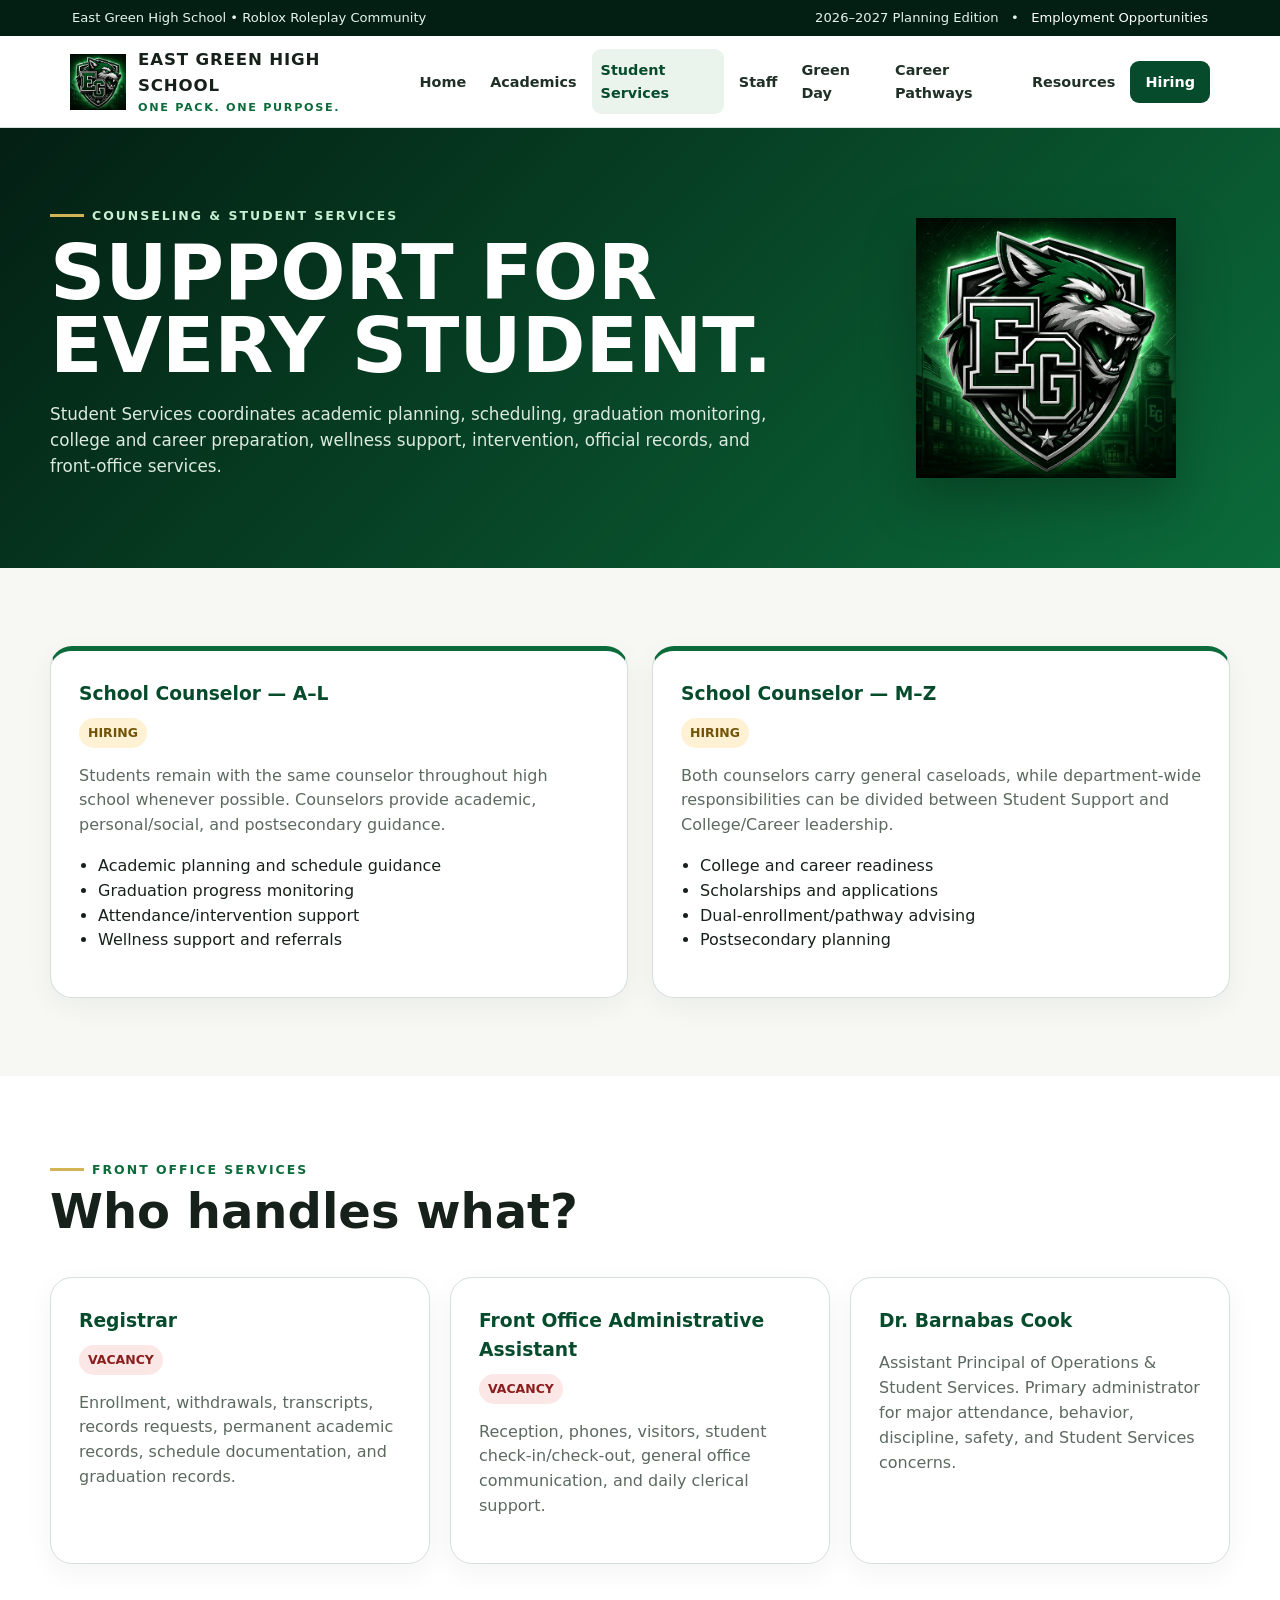
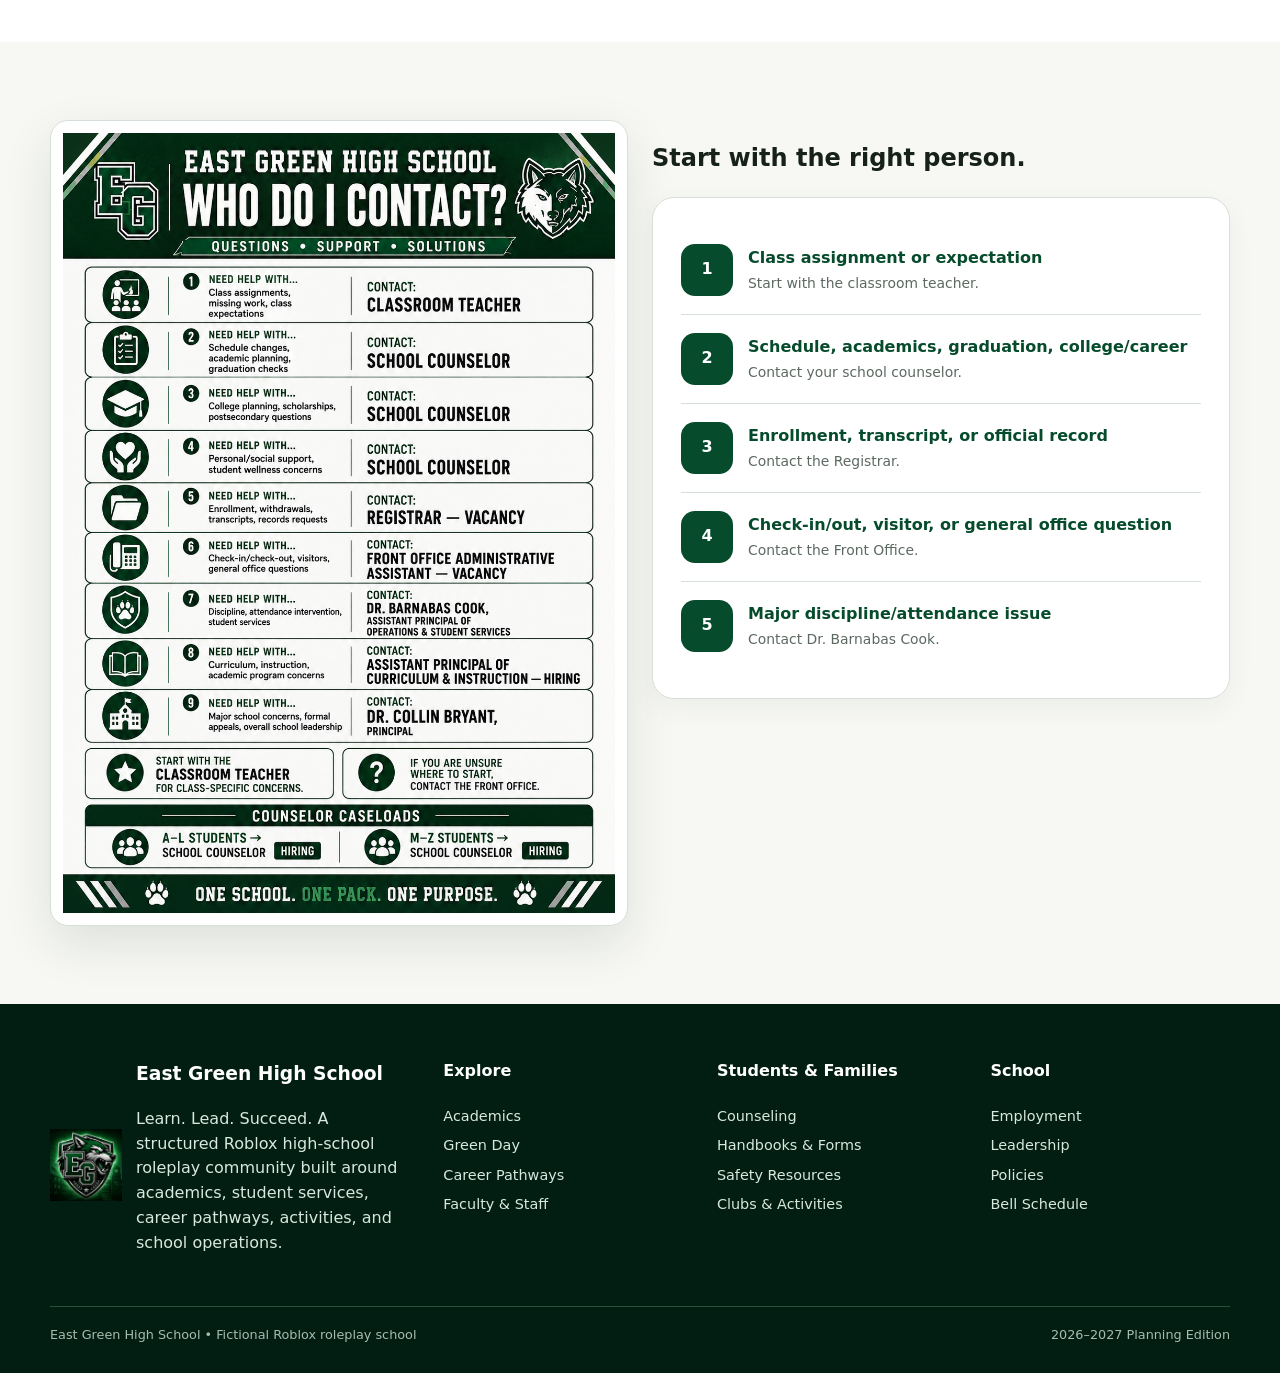
<file: student-services.html>
<!doctype html><html lang="en"><head><meta charset="utf-8"><meta name="viewport" content="width=device-width,initial-scale=1"><meta name="description" content="East Green High School Roblox roleplay community"><title>Student Services | East Green High School</title><link rel="stylesheet" href="styles.css"></head><body><a class="skip-link" href="#main">Skip to content</a>
<div class="utility"><div class="inner"><span>East Green High School • Roblox Roleplay Community</span><span>2026–2027 Planning Edition &nbsp; • &nbsp; <a href="hiring.html">Employment Opportunities</a></span></div></div>
<header class="site-header"><div class="nav-wrap">
<a class="brand" href="index.html"><img src="assets/eg-crest.png" alt="East Green wolf crest"><div><strong>EAST GREEN HIGH SCHOOL</strong><span>One Pack. One Purpose.</span></div></a>
<button class="menu-button" aria-expanded="false" aria-label="Open navigation">Menu</button><nav class="nav-links" aria-label="Main navigation"><a class="" href="index.html">Home</a><a class="" href="academics.html">Academics</a><a class="active" href="student-services.html">Student Services</a><a class="" href="staff.html">Staff</a><a class="" href="green-day.html">Green Day</a><a class="" href="career-pathways.html">Career Pathways</a><a class="" href="resources.html">Resources</a><a class="nav-cta " href="hiring.html">Hiring</a></nav>
</div></header><main id="main"><section class="page-hero"><div class="container"><div><span class="eyebrow">Counseling & Student Services</span><h1>Support for every student.</h1><p>Student Services coordinates academic planning, scheduling, graduation monitoring, college and career preparation, wellness support, intervention, official records, and front-office services.</p></div><img src="assets/eg-crest.png" alt="East Green crest"></div></section>
<section class="section"><div class="container"><div class="grid-2"><div class="card accent"><h3>School Counselor — A–L</h3><span class="pill hiring">HIRING</span><p>Students remain with the same counselor throughout high school whenever possible. Counselors provide academic, personal/social, and postsecondary guidance.</p><ul><li>Academic planning and schedule guidance</li><li>Graduation progress monitoring</li><li>Attendance/intervention support</li><li>Wellness support and referrals</li></ul></div><div class="card accent"><h3>School Counselor — M–Z</h3><span class="pill hiring">HIRING</span><p>Both counselors carry general caseloads, while department-wide responsibilities can be divided between Student Support and College/Career leadership.</p><ul><li>College and career readiness</li><li>Scholarships and applications</li><li>Dual-enrollment/pathway advising</li><li>Postsecondary planning</li></ul></div></div></div></section>
<section class="section alt"><div class="container"><div class="section-head"><div><span class="eyebrow" style="color:var(--green-700)">Front office services</span><h2>Who handles what?</h2></div></div><div class="grid-3"><div class="card"><h3>Registrar</h3><span class="pill open">VACANCY</span><p>Enrollment, withdrawals, transcripts, records requests, permanent academic records, schedule documentation, and graduation records.</p></div><div class="card"><h3>Front Office Administrative Assistant</h3><span class="pill open">VACANCY</span><p>Reception, phones, visitors, student check-in/check-out, general office communication, and daily clerical support.</p></div><div class="card"><h3>Dr. Barnabas Cook</h3><p>Assistant Principal of Operations & Student Services. Primary administrator for major attendance, behavior, discipline, safety, and Student Services concerns.</p></div></div></div></section>
<section class="section"><div class="container"><div class="grid-2"><div class="poster"><img src="assets/who-to-contact.png" alt="Who do I contact at East Green chart"></div><div><h2>Start with the right person.</h2><div class="card"><div class="person"><div class="avatar">1</div><div><h3>Class assignment or expectation</h3><p>Start with the classroom teacher.</p></div></div><div class="person"><div class="avatar">2</div><div><h3>Schedule, academics, graduation, college/career</h3><p>Contact your school counselor.</p></div></div><div class="person"><div class="avatar">3</div><div><h3>Enrollment, transcript, or official record</h3><p>Contact the Registrar.</p></div></div><div class="person"><div class="avatar">4</div><div><h3>Check-in/out, visitor, or general office question</h3><p>Contact the Front Office.</p></div></div><div class="person"><div class="avatar">5</div><div><h3>Major discipline/attendance issue</h3><p>Contact Dr. Barnabas Cook.</p></div></div></div></div></div></div></section></main><footer class="footer"><div class="footer-grid">
<div><div class="footer-brand"><img src="assets/eg-crest.png" alt=""><div><h3>East Green High School</h3><p>Learn. Lead. Succeed. A structured Roblox high-school roleplay community built around academics, student services, career pathways, activities, and school operations.</p></div></div></div>
<div><h4>Explore</h4><a href="academics.html">Academics</a><a href="green-day.html">Green Day</a><a href="career-pathways.html">Career Pathways</a><a href="staff.html">Faculty & Staff</a></div>
<div><h4>Students & Families</h4><a href="student-services.html">Counseling</a><a href="resources.html">Handbooks & Forms</a><a href="resources.html#safety">Safety Resources</a><a href="resources.html#clubs">Clubs & Activities</a></div>
<div><h4>School</h4><a href="hiring.html">Employment</a><a href="staff.html">Leadership</a><a href="resources.html">Policies</a><a href="index.html#schedule">Bell Schedule</a></div>
</div><div class="footer-bottom"><span>East Green High School • Fictional Roblox roleplay school</span><span>2026–2027 Planning Edition</span></div></footer><script src="script.js"></script></body></html>
</file>
<file: styles.css>
:root {
  --green-950:#031f13;
  --green-900:#04351f;
  --green-800:#064b2c;
  --green-700:#0b6b3a;
  --green-600:#18884b;
  --green-200:#cfe6d6;
  --green-100:#eaf3ec;
  --cream:#f7f8f4;
  --white:#fff;
  --ink:#17211b;
  --muted:#5c6961;
  --gold:#d0b455;
  --red:#a52a2a;
  --line:#d6dfd8;
  --shadow:0 18px 50px rgba(1,37,21,.11);
  --radius:22px;
  --max:1180px;
}
*{box-sizing:border-box}
html{scroll-behavior:smooth}
body{margin:0;font-family:Inter,ui-sans-serif,system-ui,-apple-system,BlinkMacSystemFont,"Segoe UI",sans-serif;color:var(--ink);background:var(--cream);line-height:1.55}
a{color:inherit}
img{max-width:100%;display:block}
button,input{font:inherit}
.skip-link{position:absolute;top:-60px;left:20px;background:#fff;padding:10px 16px;z-index:1000;border-radius:10px}.skip-link:focus{top:12px}
.utility{background:var(--green-950);color:#e7f4eb;font-size:.82rem}.utility .inner{max-width:var(--max);margin:auto;padding:8px 22px;display:flex;justify-content:space-between;gap:15px;flex-wrap:wrap}.utility a{color:#fff;text-decoration:none}
.site-header{position:sticky;top:0;z-index:50;background:rgba(255,255,255,.96);backdrop-filter:blur(12px);border-bottom:1px solid var(--line)}
.nav-wrap{max-width:var(--max);margin:auto;padding:11px 20px;display:flex;align-items:center;gap:26px}.brand{display:flex;align-items:center;gap:12px;text-decoration:none;margin-right:auto}.brand img{width:56px;height:56px;object-fit:contain}.brand strong{display:block;font-size:1.04rem;letter-spacing:.05em}.brand span{display:block;font-size:.7rem;color:var(--green-700);font-weight:800;letter-spacing:.15em;text-transform:uppercase}.nav-links{display:flex;align-items:center;gap:6px}.nav-links a{padding:10px 9px;text-decoration:none;font-weight:700;font-size:.9rem;color:#203027;border-radius:9px}.nav-links a:hover,.nav-links a.active{background:var(--green-100);color:var(--green-800)}.nav-cta{background:var(--green-800)!important;color:#fff!important;padding-inline:15px!important}.menu-button{display:none;border:0;background:var(--green-100);color:var(--green-900);padding:9px 12px;border-radius:10px;font-weight:800}
.hero{position:relative;min-height:680px;background:linear-gradient(90deg,rgba(2,29,17,.93) 0%,rgba(2,29,17,.72) 47%,rgba(2,29,17,.22) 75%),url('assets/eg-hero.png') center/cover no-repeat;color:#fff;display:flex;align-items:center}.hero-content{max-width:var(--max);width:100%;margin:auto;padding:80px 22px}.eyebrow{display:inline-flex;align-items:center;gap:8px;text-transform:uppercase;letter-spacing:.16em;font-size:.78rem;font-weight:900;color:#c7f0d3}.eyebrow:before{content:"";width:34px;height:3px;background:var(--gold)}.hero h1{font-size:clamp(3.3rem,8vw,6.8rem);line-height:.9;margin:18px 0 20px;max-width:800px;text-transform:uppercase;letter-spacing:-.05em}.hero p{max-width:660px;font-size:1.14rem;color:#e7f1ea}.hero-actions{display:flex;gap:12px;flex-wrap:wrap;margin-top:30px}.btn{display:inline-flex;align-items:center;justify-content:center;gap:8px;text-decoration:none;font-weight:850;border-radius:12px;padding:13px 18px;border:2px solid transparent;transition:.2s transform,.2s background}.btn:hover{transform:translateY(-2px)}.btn-primary{background:#fff;color:var(--green-900)}.btn-green{background:var(--green-700);color:#fff}.btn-outline{border-color:rgba(255,255,255,.65);color:#fff}.btn-soft{background:var(--green-100);color:var(--green-800)}
.quicklinks{max-width:var(--max);margin:-55px auto 0;padding:0 22px;position:relative;z-index:4;display:grid;grid-template-columns:repeat(4,1fr);gap:14px}.quicklink{background:#fff;border:1px solid var(--line);box-shadow:var(--shadow);border-radius:18px;padding:23px;text-decoration:none}.quicklink .icon{font-size:1.5rem}.quicklink strong{display:block;color:var(--green-800);margin:8px 0 4px}.quicklink span{font-size:.87rem;color:var(--muted)}
.section{padding:78px 22px}.section.alt{background:#fff}.section.dark{background:var(--green-950);color:#fff}.container{max-width:var(--max);margin:auto}.section-head{display:flex;align-items:flex-end;justify-content:space-between;gap:30px;margin-bottom:34px}.section-head h2{font-size:clamp(2rem,4vw,3rem);line-height:1;margin:8px 0}.section-head p{max-width:620px;color:var(--muted)}.dark .section-head p{color:#ccdbd1}
.stats{display:grid;grid-template-columns:repeat(4,1fr);gap:16px}.stat{background:#fff;border:1px solid var(--line);border-radius:18px;padding:28px}.stat strong{display:block;font-size:2.5rem;color:var(--green-800);line-height:1}.stat span{font-size:.9rem;color:var(--muted);font-weight:700}.dark .stat{background:#0b3d27;border-color:#1e5a3d}.dark .stat strong{color:#fff}.dark .stat span{color:#c6d9cc}
.grid-2{display:grid;grid-template-columns:repeat(2,1fr);gap:24px}.grid-3{display:grid;grid-template-columns:repeat(3,1fr);gap:20px}.grid-4{display:grid;grid-template-columns:repeat(4,1fr);gap:18px}.card{background:#fff;border:1px solid var(--line);border-radius:var(--radius);padding:28px;box-shadow:0 9px 28px rgba(10,48,29,.05)}.card h3{margin:0 0 10px;color:var(--green-800)}.card p{color:var(--muted)}.card ul{padding-left:19px}.card.accent{border-top:5px solid var(--green-700)}.card.gold{border-top:5px solid var(--gold)}
.schedule{overflow:auto;border-radius:18px;border:1px solid var(--line);background:#fff}.schedule table{border-collapse:collapse;width:100%;min-width:650px}.schedule th{background:var(--green-800);color:#fff;text-align:left;padding:14px 16px}.schedule td{padding:13px 16px;border-top:1px solid var(--line)}.schedule tr:nth-child(even) td{background:#f7faf7}.pill{display:inline-block;padding:5px 9px;border-radius:999px;background:var(--green-100);color:var(--green-800);font-size:.78rem;font-weight:850}.pill.hiring{background:#fff1d3;color:#725408}.pill.open{background:#fce7e7;color:#8b1d1d}
.page-hero{background:linear-gradient(135deg,var(--green-950),var(--green-700));color:#fff;padding:72px 22px}.page-hero .container{display:grid;grid-template-columns:1.35fr .65fr;gap:50px;align-items:center}.page-hero h1{font-size:clamp(2.8rem,6vw,5rem);line-height:.95;margin:12px 0 18px;text-transform:uppercase}.page-hero p{max-width:720px;color:#dceadf;font-size:1.05rem}.page-hero img{max-height:260px;margin:auto;filter:drop-shadow(0 20px 25px rgba(0,0,0,.25))}
.course-filter{display:flex;gap:10px;flex-wrap:wrap;margin-bottom:24px}.filter-btn{border:1px solid var(--line);background:#fff;border-radius:999px;padding:9px 13px;font-weight:800;cursor:pointer}.filter-btn.active,.filter-btn:hover{background:var(--green-800);color:#fff;border-color:var(--green-800)}.course-grid{display:grid;grid-template-columns:repeat(3,1fr);gap:15px}.course{background:#fff;border:1px solid var(--line);border-radius:15px;padding:18px}.course small{color:var(--green-700);font-weight:900;text-transform:uppercase;letter-spacing:.08em}.course h3{margin:6px 0 2px;font-size:1rem}.course p{font-size:.86rem;color:var(--muted);margin:0}
.person{display:grid;grid-template-columns:52px 1fr;gap:15px;align-items:start;padding:18px 0;border-bottom:1px solid var(--line)}.person:last-child{border-bottom:0}.avatar{width:52px;height:52px;border-radius:14px;background:var(--green-800);color:#fff;display:grid;place-items:center;font-weight:900}.person h3{font-size:1rem;margin:2px 0}.person p{margin:0;color:var(--muted);font-size:.87rem}
.pathway-card{overflow:hidden;padding:0}.pathway-card img{aspect-ratio:4/5;object-fit:cover;object-position:top}.pathway-card .content{padding:22px}.pathway-card .content h3{margin:0 0 7px}
.resource-tools{display:flex;gap:12px;align-items:center;margin-bottom:24px}.resource-tools input{width:min(500px,100%);padding:13px 15px;border:1px solid var(--line);border-radius:12px;background:#fff}.resource{display:flex;justify-content:space-between;gap:20px;align-items:center;padding:19px 0;border-bottom:1px solid var(--line)}.resource:last-child{border:0}.resource h3{font-size:1rem;margin:0 0 3px}.resource p{margin:0;color:var(--muted);font-size:.85rem}.resource a{white-space:nowrap}
.callout{border-radius:24px;padding:34px;background:linear-gradient(135deg,var(--green-800),var(--green-600));color:#fff}.callout h2{margin:0 0 8px;font-size:2rem}.callout p{color:#e2f0e6;max-width:800px}
.poster{background:#fff;padding:12px;border:1px solid var(--line);border-radius:18px;box-shadow:var(--shadow)}
.notice{background:#fff6dc;border:1px solid #efd683;border-radius:14px;padding:15px 18px;color:#5b490b}.notice strong{color:#493902}
.footer{background:#021e12;color:#d9e8de;padding:55px 22px 28px}.footer-grid{max-width:var(--max);margin:auto;display:grid;grid-template-columns:1.5fr 1fr 1fr 1fr;gap:34px}.footer h3,.footer h4{color:#fff;margin-top:0}.footer a{color:#d9e8de;text-decoration:none;display:block;margin:7px 0;font-size:.9rem}.footer a:hover{color:#fff}.footer-brand{display:flex;gap:14px;align-items:center}.footer-brand img{width:72px}.footer-bottom{max-width:var(--max);margin:35px auto 0;border-top:1px solid #27513b;padding-top:18px;color:#a8bcae;font-size:.8rem;display:flex;justify-content:space-between;gap:20px;flex-wrap:wrap}
.reveal{opacity:0;transform:translateY(18px);transition:.55s}.reveal.visible{opacity:1;transform:none}
@media(max-width:950px){.nav-links{display:none;position:absolute;top:78px;left:14px;right:14px;background:#fff;border:1px solid var(--line);border-radius:16px;padding:12px;box-shadow:var(--shadow);flex-direction:column;align-items:stretch}.nav-links.open{display:flex}.menu-button{display:block}.quicklinks,.stats,.grid-4{grid-template-columns:repeat(2,1fr)}.grid-3,.course-grid{grid-template-columns:repeat(2,1fr)}.page-hero .container{grid-template-columns:1fr}.page-hero img{display:none}.footer-grid{grid-template-columns:repeat(2,1fr)}}
@media(max-width:650px){.hero{min-height:620px;background-position:60% center}.hero h1{font-size:3.7rem}.quicklinks{grid-template-columns:1fr;margin-top:-35px}.stats,.grid-2,.grid-3,.grid-4,.course-grid{grid-template-columns:1fr}.section{padding:58px 18px}.section-head{display:block}.resource{display:block}.resource .btn{margin-top:12px}.footer-grid{grid-template-columns:1fr}.brand strong{font-size:.9rem}.brand img{width:48px;height:48px}.utility .inner{justify-content:center}.page-hero{padding:55px 18px}}
</file>
